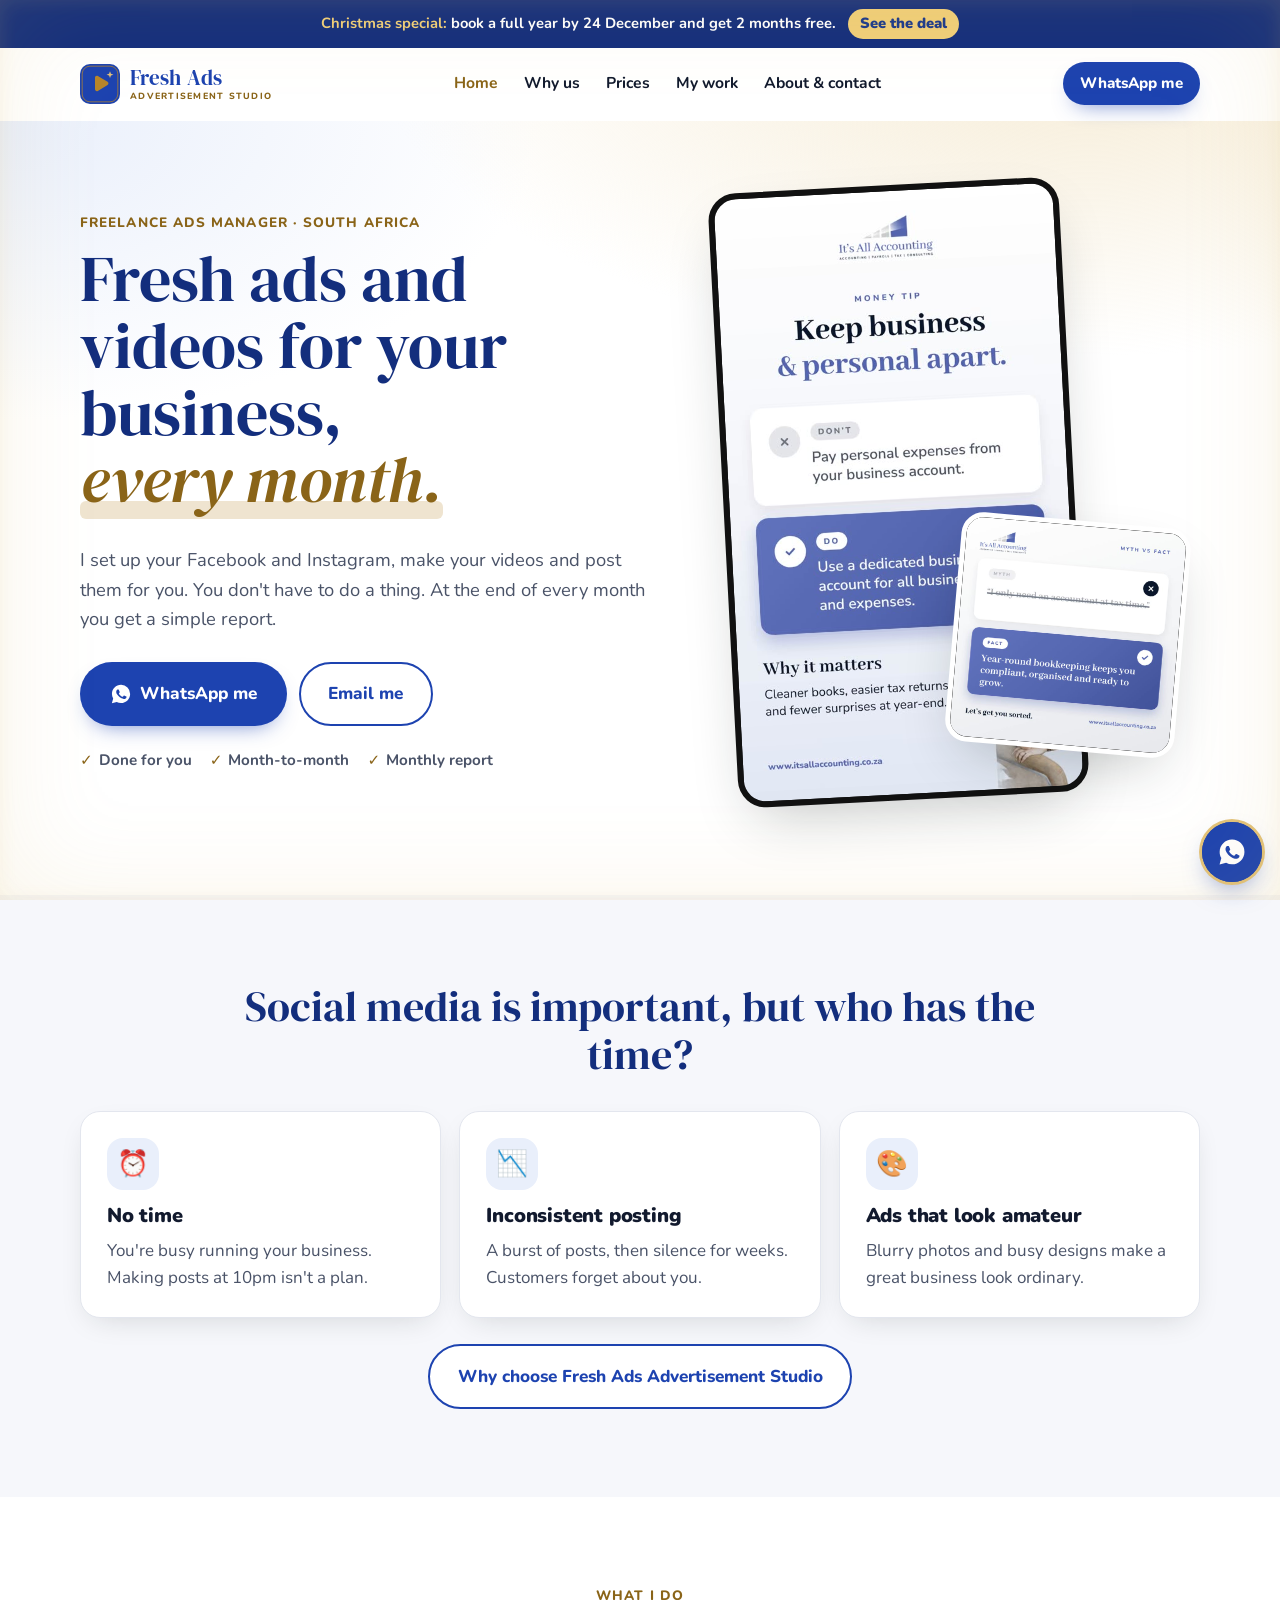
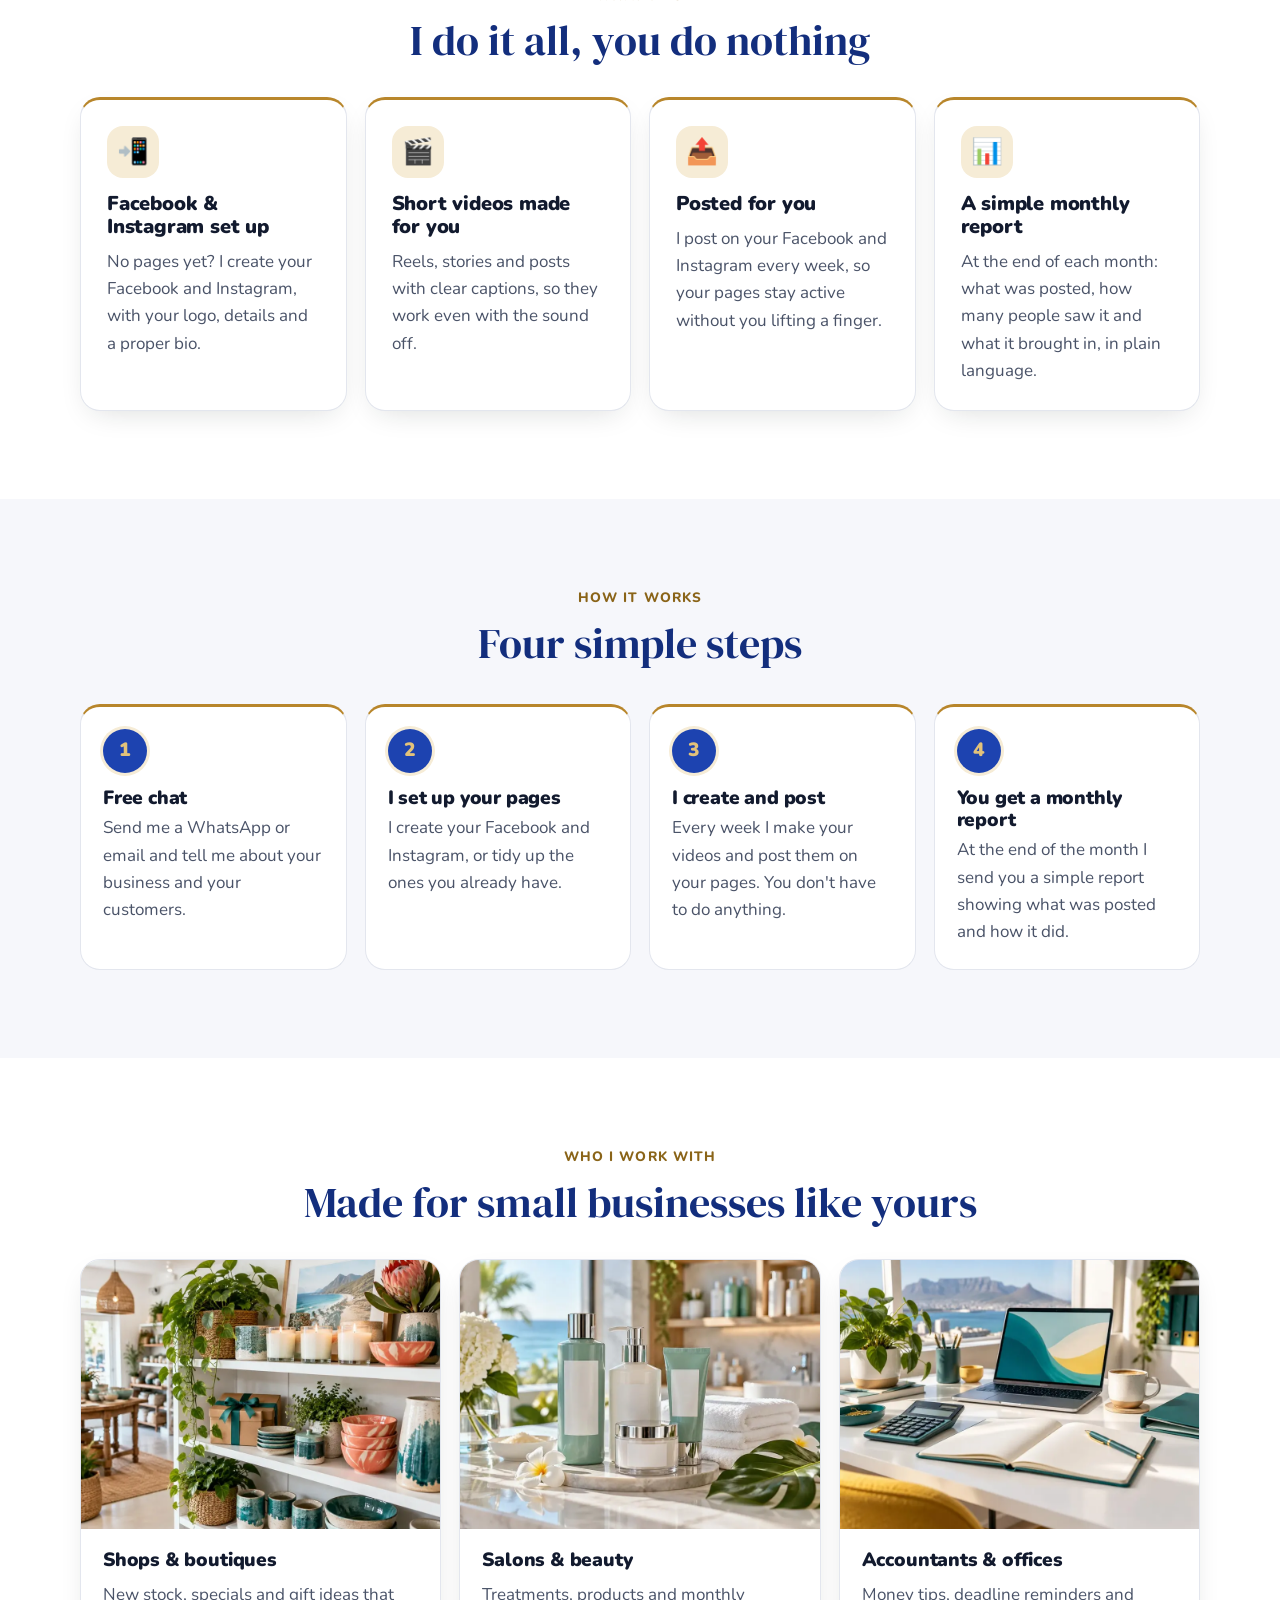
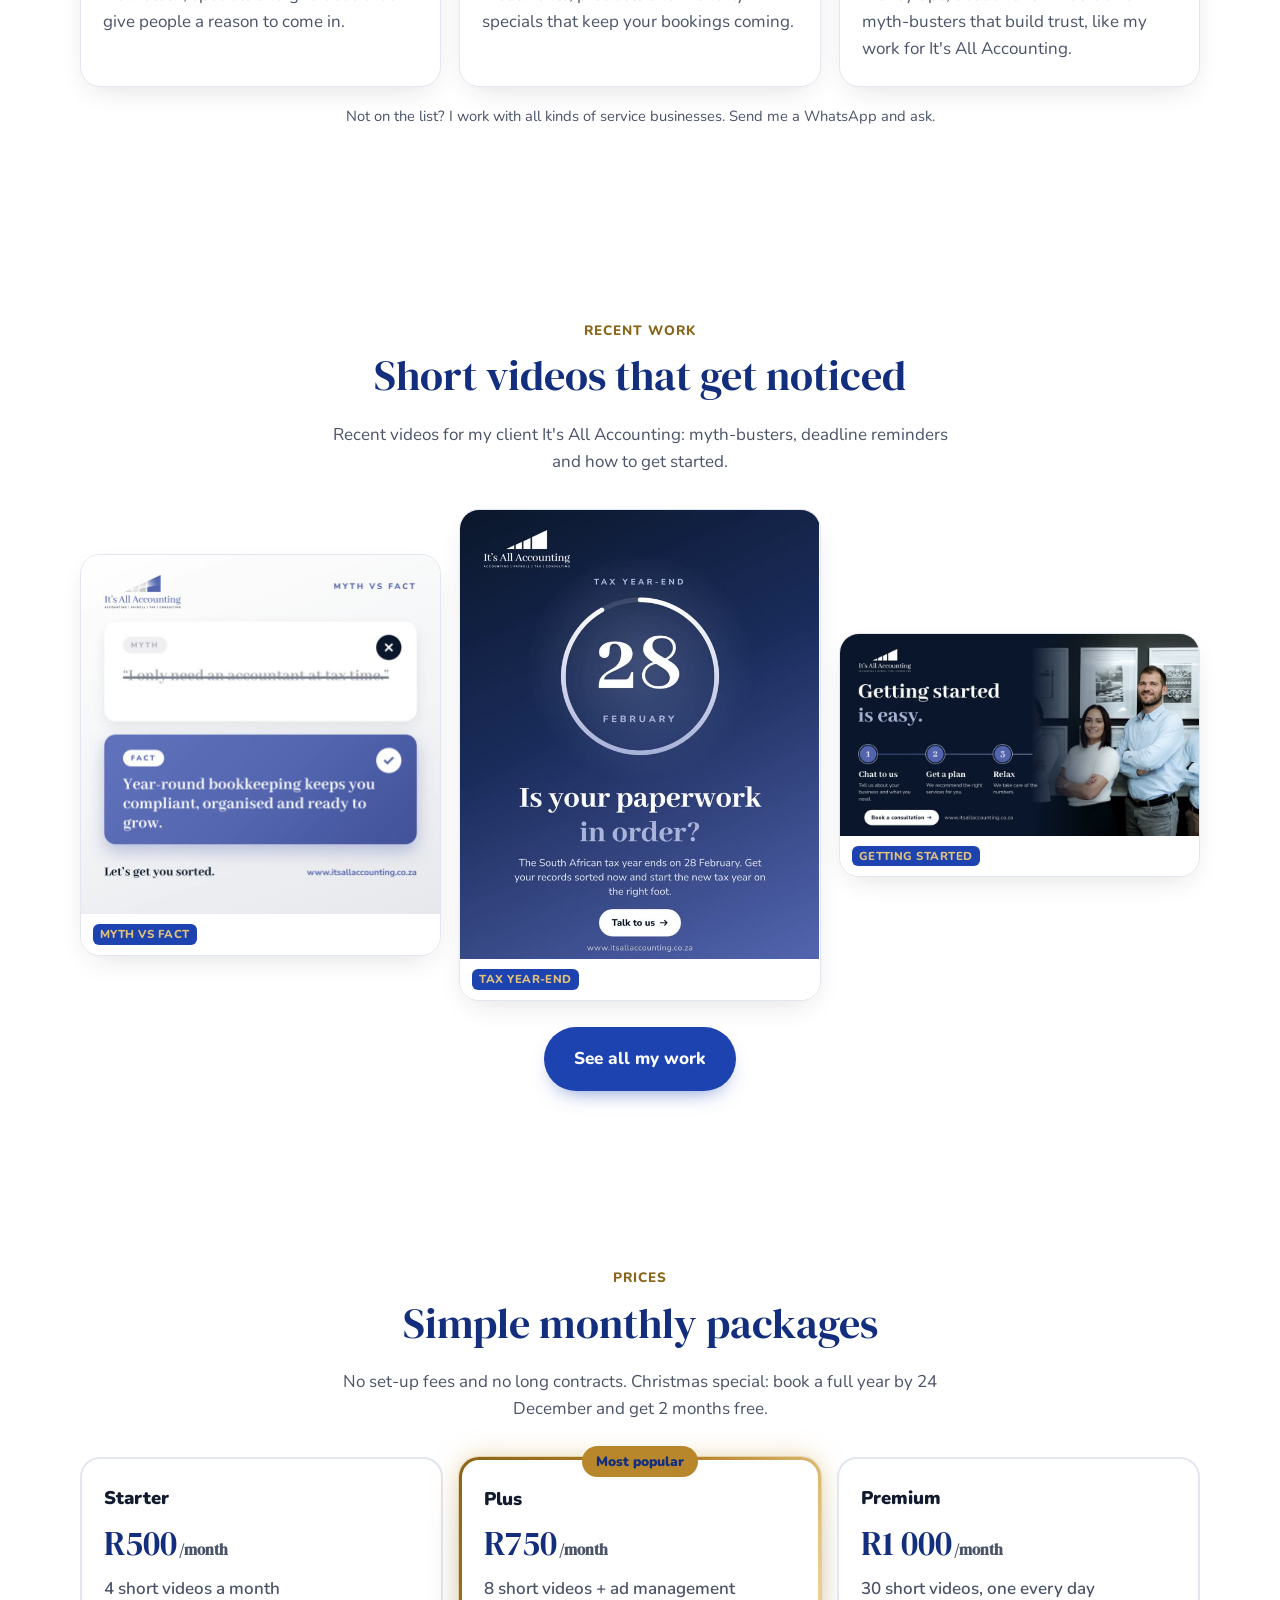
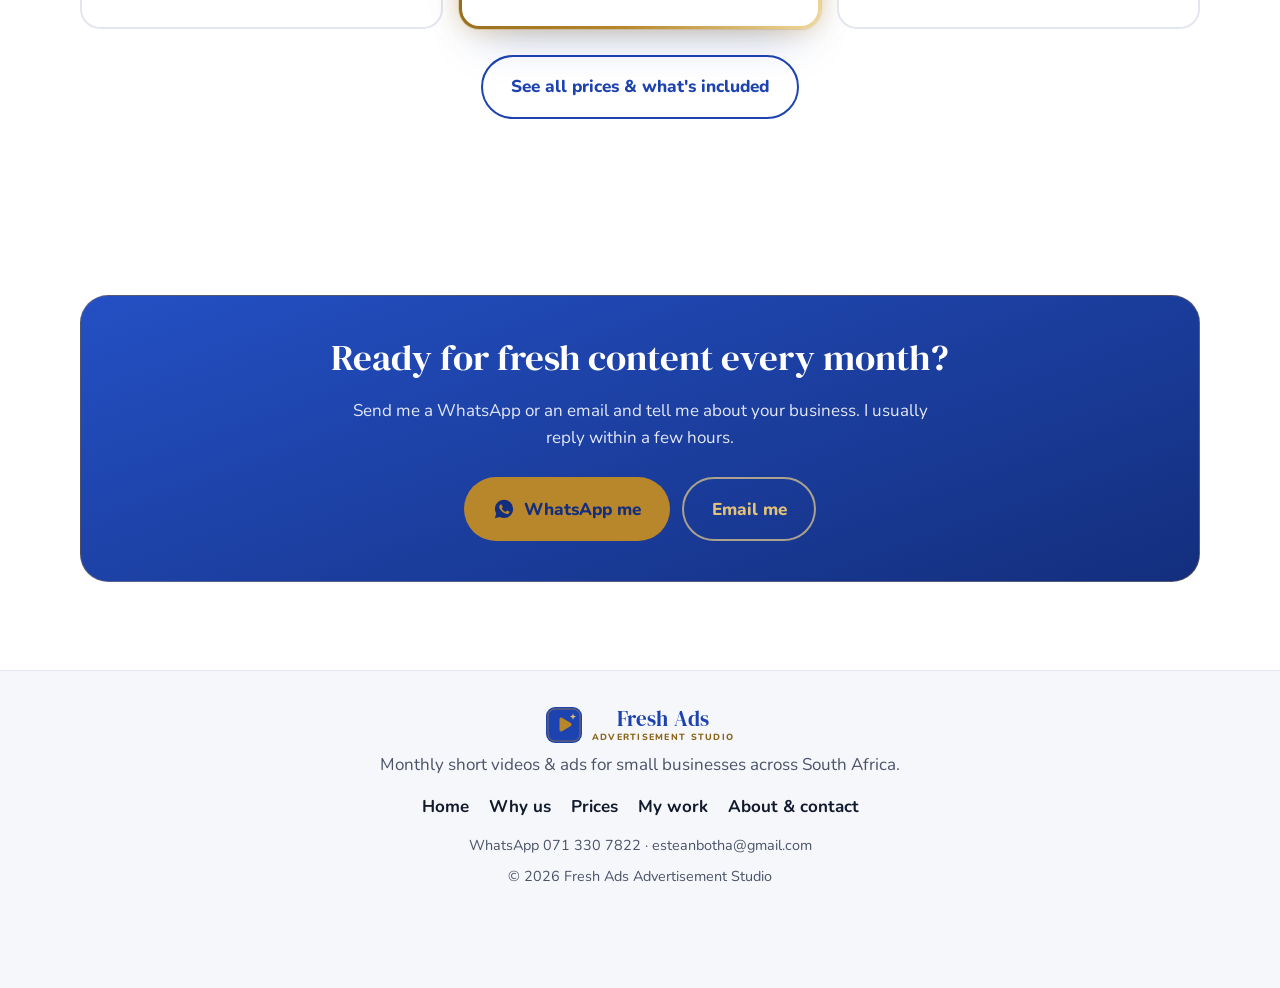
<file: index.html>
<!doctype html>
<html lang="en">
<head>
  <meta charset="utf-8">
  <meta name="viewport" content="width=device-width, initial-scale=1">
  <title>Fresh Ads Advertisement Studio | Monthly Ads &amp; Video Content for Small Businesses in South Africa</title>
  <meta name="description" content="Fresh Ads Advertisement Studio creates professional short-form videos and social media ads for small businesses across South Africa, every month. From R500 a month. No agency, no long contracts.">
  <meta name="theme-color" content="#1d43b0">
  <link rel="icon" href="assets/favicon.svg" type="image/svg+xml">

  <meta property="og:type" content="website">
  <meta property="og:title" content="Fresh Ads Advertisement Studio | Monthly Ads &amp; Video Content for Small Businesses">
  <meta property="og:description" content="Fresh, professional ads and short videos for your business, every month.">
  <meta property="og:image" content="assets/videos/its-all-accounting-showreel.jpg">
  <meta property="og:locale" content="en_ZA">

  <link rel="preconnect" href="https://fonts.googleapis.com">
  <link rel="preconnect" href="https://fonts.gstatic.com" crossorigin>
  <link rel="stylesheet" href="https://fonts.googleapis.com/css2?family=DM+Serif+Display:ital@0;1&family=Nunito:wght@400;600;700;800;900&display=swap">
  <link rel="stylesheet" href="styles.css">

  <script type="application/ld+json">
  {
    "@context": "https://schema.org",
    "@type": "ProfessionalService",
    "name": "Fresh Ads Advertisement Studio",
    "description": "Monthly social media ads and short promo videos for small businesses.",
    "email": "esteanbotha@gmail.com",
    "telephone": "+27713307822",
    "areaServed": "South Africa",
    "address": { "@type": "PostalAddress", "addressCountry": "ZA" },
    "priceRange": "R500 - R1000",
    "knowsLanguage": ["en"]
  }
  </script>
</head>
<body>
  <a class="skip-link" href="#main">Skip to content</a>
  <div class="promo-bar" data-until="2026-12-25">
    <span><b>Christmas special:</b> book a full year by 24 December and get 2 months free.</span>
    <a href="prices.html?billing=yearly#xmas-deal">See the deal</a>
  </div>

  <!-- ============ HEADER ============ -->
  <header class="site-header">
    <div class="container header-inner">
      <a href="index.html" class="brand" aria-label="Fresh Ads Advertisement Studio home">
        <img src="assets/favicon.svg" alt="" width="40" height="40">
        <span class="wordmark"><span class="wm-main">Fresh Ads</span><span class="wm-sub">Advertisement Studio</span></span>
      </a>
      <nav class="main-nav" aria-label="Main">
        <a href="index.html" aria-current="page">Home</a>
        <a href="why.html">Why us</a>
        <a href="prices.html">Prices</a>
        <a href="work.html">My work</a>
        <a href="contact.html">About &amp; contact</a>
      </nav>
      <div class="header-actions">
        <a href="https://wa.me/27713307822" class="btn btn-primary btn-sm header-cta js-wa" target="_blank" rel="noopener">WhatsApp me</a>
      </div>
    </div>
    <nav class="mobile-nav" aria-label="Pages">
      <a href="index.html" aria-current="page">Home</a>
      <a href="why.html">Why</a>
      <a href="prices.html">Prices</a>
      <a href="work.html">Work</a>
      <a href="contact.html">Contact</a>
    </nav>
  </header>

  <main id="main">
    <!-- ============ 1. HERO ============ -->
    <section class="hero" id="top">
      <div class="container hero-grid">
        <div class="hero-copy">
          <p class="eyebrow">Freelance ads manager · South Africa</p>
          <h1>Fresh ads and videos for your business, <span class="hl">every month.</span></h1>
          <p class="lead">I set up your Facebook and Instagram, make your videos and post them for you. You don't have to do a thing. At the end of every month you get a simple report.</p>
          <div class="hero-buttons">
            <a href="https://wa.me/27713307822" class="btn btn-primary btn-lg js-wa" target="_blank" rel="noopener">
              <svg aria-hidden="true" viewBox="0 0 24 24" width="22" height="22"><use href="#icon-wa"/></svg>
              <span>WhatsApp me</span>
            </a>
            <a href="mailto:esteanbotha@gmail.com" class="btn btn-outline btn-lg js-email">Email me</a>
          </div>
          <ul class="hero-points">
            <li>Done for you</li>
            <li>Month-to-month</li>
            <li>Monthly report</li>
          </ul>
        </div>
        <div class="hero-media" aria-hidden="false">
          <figure class="phone phone-main">
            <video src="assets/videos/iaa-keep-it-separate.mp4" poster="assets/videos/iaa-keep-it-separate.jpg" muted loop playsinline autoplay preload="metadata" data-autoplay width="540" height="960" aria-label="Money tip video made for It's All Accounting: Keep business and personal apart, with a don't and a do, and why it matters"></video>
          </figure>
          <figure class="phone phone-side">
            <img src="assets/videos/iaa-myth-vs-fact.jpg" alt="Square myth vs fact post for It's All Accounting: year-round bookkeeping keeps you compliant, organised and ready to grow" width="720" height="720">
          </figure>
        </div>
      </div>
    </section>

    <!-- ============ 2. PROBLEM ============ -->
    <section class="section problem" aria-labelledby="problem-title">
      <div class="container">
        <h2 id="problem-title" class="section-title">Social media is important, but who has the time?</h2>
        <div class="cards-3">
          <article class="card problem-card">
            <span class="icon-badge" aria-hidden="true">⏰</span>
            <h3>No time</h3>
            <p>You're busy running your business. Making posts at 10pm isn't a plan.</p>
          </article>
          <article class="card problem-card">
            <span class="icon-badge" aria-hidden="true">📉</span>
            <h3>Inconsistent posting</h3>
            <p>A burst of posts, then silence for weeks. Customers forget about you.</p>
          </article>
          <article class="card problem-card">
            <span class="icon-badge" aria-hidden="true">🎨</span>
            <h3>Ads that look amateur</h3>
            <p>Blurry photos and busy designs make a great business look ordinary.</p>
          </article>
        </div>
        <div class="center-actions">
          <a href="why.html" class="btn btn-outline btn-lg">Why choose Fresh Ads Advertisement Studio</a>
        </div>
      </div>
    </section>

    <!-- ============ 3. SERVICES ============ -->
    <section class="section services" id="services" aria-labelledby="services-title">
      <div class="container">
        <p class="eyebrow center">What I do</p>
        <h2 id="services-title" class="section-title">I do it all, you do nothing</h2>
        <div class="cards-4">
          <article class="card service-card">
            <span class="icon-badge" aria-hidden="true">📲</span>
            <h3>Facebook &amp; Instagram set up</h3>
            <p>No pages yet? I create your Facebook and Instagram, with your logo, details and a proper bio.</p>
          </article>
          <article class="card service-card">
            <span class="icon-badge" aria-hidden="true">🎬</span>
            <h3>Short videos made for you</h3>
            <p>Reels, stories and posts with clear captions, so they work even with the sound off.</p>
          </article>
          <article class="card service-card">
            <span class="icon-badge" aria-hidden="true">📤</span>
            <h3>Posted for you</h3>
            <p>I post on your Facebook and Instagram every week, so your pages stay active without you lifting a finger.</p>
          </article>
          <article class="card service-card">
            <span class="icon-badge" aria-hidden="true">📊</span>
            <h3>A simple monthly report</h3>
            <p>At the end of each month: what was posted, how many people saw it and what it brought in, in plain language.</p>
          </article>
        </div>
      </div>
    </section>

    <!-- ============ 4. HOW IT WORKS ============ -->
    <section class="section how" id="how" aria-labelledby="how-title">
      <div class="container">
        <p class="eyebrow center">How it works</p>
        <h2 id="how-title" class="section-title">Four simple steps</h2>
        <ol class="steps">
          <li class="step">
            <span class="step-num">1</span>
            <h3>Free chat</h3>
            <p>Send me a WhatsApp or email and tell me about your business and your customers.</p>
          </li>
          <li class="step">
            <span class="step-num">2</span>
            <h3>I set up your pages</h3>
            <p>I create your Facebook and Instagram, or tidy up the ones you already have.</p>
          </li>
          <li class="step">
            <span class="step-num">3</span>
            <h3>I create and post</h3>
            <p>Every week I make your videos and post them on your pages. You don't have to do anything.</p>
          </li>
          <li class="step">
            <span class="step-num">4</span>
            <h3>You get a monthly report</h3>
            <p>At the end of the month I send you a simple report showing what was posted and how it did.</p>
          </li>
        </ol>
      </div>
    </section>

    <!-- ============ WHO I WORK WITH ============ -->
    <section class="section" aria-labelledby="who-title">
      <div class="container">
        <p class="eyebrow center">Who I work with</p>
        <h2 id="who-title" class="section-title">Made for small businesses like yours</h2>
        <div class="who-grid">
          <article class="who-card">
            <img src="assets/photos/shops.webp" alt="Bright gift shop shelves with handmade ceramic bowls and mugs, candles, plants and a wrapped gift box" width="900" height="684" loading="lazy">
            <div class="who-body">
              <h3>Shops &amp; boutiques</h3>
              <p>New stock, specials and gift ideas that give people a reason to come in.</p>
            </div>
          </article>
          <article class="who-card">
            <img src="assets/photos/salons.webp" alt="Skincare bottles, a pump dispenser, a tube and a jar of cream on a marble counter with white towels and flowers" width="900" height="684" loading="lazy">
            <div class="who-body">
              <h3>Salons &amp; beauty</h3>
              <p>Treatments, products and monthly specials that keep your bookings coming.</p>
            </div>
          </article>
          <article class="who-card">
            <img src="assets/photos/accountants.webp" alt="Tidy office desk with a laptop, calculator, open notebook and coffee, with Table Mountain through the window" width="900" height="684" loading="lazy">
            <div class="who-body">
              <h3>Accountants &amp; offices</h3>
              <p>Money tips, deadline reminders and myth-busters that build trust, like my work for It's All Accounting.</p>
            </div>
          </article>
        </div>
        <p class="note">Not on the list? I work with all kinds of service businesses. Send me a WhatsApp and ask.</p>
      </div>
    </section>

    <!-- ============ RECENT WORK (teaser; full portfolio on work.html) ============ -->
    <section class="section work" id="work" aria-labelledby="work-title">
      <div class="container">
        <p class="eyebrow center">Recent work</p>
        <h2 id="work-title" class="section-title">Short videos that get noticed</h2>
        <p class="section-sub">Recent videos for my client It's All Accounting: myth-busters, deadline reminders and how to get started.</p>
        <div class="video-masonry teaser">
          <figure class="vid" style="--ar: 1 / 1">
            <video src="assets/videos/iaa-myth-vs-fact.mp4" poster="assets/videos/iaa-myth-vs-fact.jpg" muted loop playsinline preload="none" data-autoplay aria-label="Square myth vs fact post for It's All Accounting: the myth 'I only need an accountant at tax time' is crossed out and replaced by the fact that year-round bookkeeping keeps you compliant, organised and ready to grow"></video>
            <figcaption><span class="tag client">Myth vs fact</span></figcaption>
          </figure>
          <figure class="vid" style="--ar: 4 / 5">
            <video src="assets/videos/iaa-tax-year-end.mp4" poster="assets/videos/iaa-tax-year-end.jpg" muted loop playsinline preload="none" data-autoplay aria-label="Portrait tax year-end post for It's All Accounting: a countdown circle showing 28 February and the question Is your paperwork in order?"></video>
            <figcaption><span class="tag client">Tax year-end</span></figcaption>
          </figure>
          <figure class="vid" style="--ar: 16 / 9">
            <video src="assets/videos/iaa-getting-started.mp4" poster="assets/videos/iaa-getting-started.jpg" muted loop playsinline preload="none" data-autoplay aria-label="Widescreen video for It's All Accounting: Getting started is easy, three steps (chat to us, get a plan, relax) next to a photo of two team members"></video>
            <figcaption><span class="tag client">Getting started</span></figcaption>
          </figure>
        </div>
        <div class="center-actions">
          <a href="work.html" class="btn btn-primary btn-lg">See all my work</a>
        </div>
      </div>
    </section>



    <!-- ============ PRICES PREVIEW (full details on prices.html) ============ -->
    <section class="section" aria-labelledby="prices-title">
      <div class="container">
        <p class="eyebrow center">Prices</p>
        <h2 id="prices-title" class="section-title">Simple monthly packages</h2>
        <p class="section-sub">No set-up fees and no long contracts.<span data-until="2026-12-25"> Christmas special: book a full year by 24 December and get 2 months free.</span></p>
        <div class="mini-prices">
          <a class="mini-price" href="prices.html#packages">
            <span class="mini-name">Starter</span>
            <span class="mini-amount">R500<small>/month</small></span>
            <span class="mini-what">4 short videos a month</span>
          </a>
          <a class="mini-price featured" href="prices.html#packages">
            <span class="badge">Most popular</span>
            <span class="mini-name">Plus</span>
            <span class="mini-amount">R750<small>/month</small></span>
            <span class="mini-what">8 short videos + ad management</span>
          </a>
          <a class="mini-price" href="prices.html#packages">
            <span class="mini-name">Premium</span>
            <span class="mini-amount">R1 000<small>/month</small></span>
            <span class="mini-what">30 short videos, one every day</span>
          </a>
        </div>
        <div class="center-actions">
          <a href="prices.html" class="btn btn-outline btn-lg">See all prices &amp; what's included</a>
        </div>
      </div>
    </section>

    <section class="section" aria-labelledby="cta-title">
      <div class="container">
        <div class="cta-band">
          <h2 id="cta-title">Ready for fresh content every month?</h2>
          <p>Send me a WhatsApp or an email and tell me about your business. I usually reply within a few hours.</p>
          <div class="center-actions">
            <a href="https://wa.me/27713307822" class="btn btn-light btn-lg js-wa" target="_blank" rel="noopener">
              <svg aria-hidden="true" viewBox="0 0 24 24" width="22" height="22"><use href="#icon-wa"/></svg>
              <span>WhatsApp me</span>
            </a>
            <a href="mailto:esteanbotha@gmail.com" class="btn btn-ghost btn-lg js-email">Email me</a>
          </div>
        </div>
      </div>
    </section>

  </main>

  <!-- ============ FOOTER ============ -->
  <footer class="site-footer">
    <div class="container footer-inner">
      <a href="index.html" class="brand">
        <img src="assets/favicon.svg" alt="" width="36" height="36">
        <span class="wordmark"><span class="wm-main">Fresh Ads</span><span class="wm-sub">Advertisement Studio</span></span>
      </a>
      <p>Monthly short videos &amp; ads for small businesses across South Africa.</p>
      <nav class="footer-nav" aria-label="Footer">
        <a href="index.html">Home</a>
        <a href="why.html">Why us</a>
        <a href="prices.html">Prices</a>
        <a href="work.html">My work</a>
        <a href="contact.html">About &amp; contact</a>
      </nav>
      <p class="small">WhatsApp <span class="js-phone">071 330 7822</span> · <span class="js-email-text">esteanbotha@gmail.com</span></p>
      <p class="small">© <span id="year">2026</span> Fresh Ads Advertisement Studio</p>
    </div>
  </footer>

  <!-- Sticky WhatsApp button -->
  <a href="https://wa.me/27713307822" class="wa-float js-wa" target="_blank" rel="noopener" aria-label="Chat on WhatsApp">
    <svg aria-hidden="true" viewBox="0 0 24 24" width="30" height="30"><use href="#icon-wa"/></svg>
  </a>

  <!-- SVG sprite -->
  <svg width="0" height="0" style="position:absolute" aria-hidden="true">
    <symbol id="icon-wa" viewBox="0 0 24 24">
      <path fill="currentColor" d="M12.04 2C6.58 2 2.13 6.45 2.13 11.91c0 1.75.46 3.45 1.32 4.95L2.05 22l5.25-1.38a9.9 9.9 0 0 0 4.74 1.2h.01c5.46 0 9.91-4.45 9.91-9.91A9.85 9.85 0 0 0 12.04 2Zm5.8 14.06c-.24.68-1.42 1.32-1.96 1.37-.5.05-.97.24-3.28-.68-2.78-1.1-4.54-3.94-4.67-4.13-.14-.18-1.12-1.49-1.12-2.84 0-1.35.71-2.01.96-2.29.25-.27.55-.34.73-.34l.53.01c.17.01.4-.06.62.48.24.55.8 1.92.87 2.06.07.14.11.3.02.48-.09.18-.14.3-.27.46-.14.16-.29.36-.41.48-.14.14-.28.29-.12.56.16.28.71 1.17 1.53 1.9 1.05.93 1.93 1.22 2.21 1.36.27.14.43.11.59-.07.16-.18.69-.8.87-1.08.18-.27.37-.23.62-.14.25.09 1.6.75 1.87.89.28.14.46.2.53.32.07.11.07.66-.17 1.33Z"/>
    </symbol>
  </svg>

  <script src="script.js" defer></script>
</body>
</html>
</file>
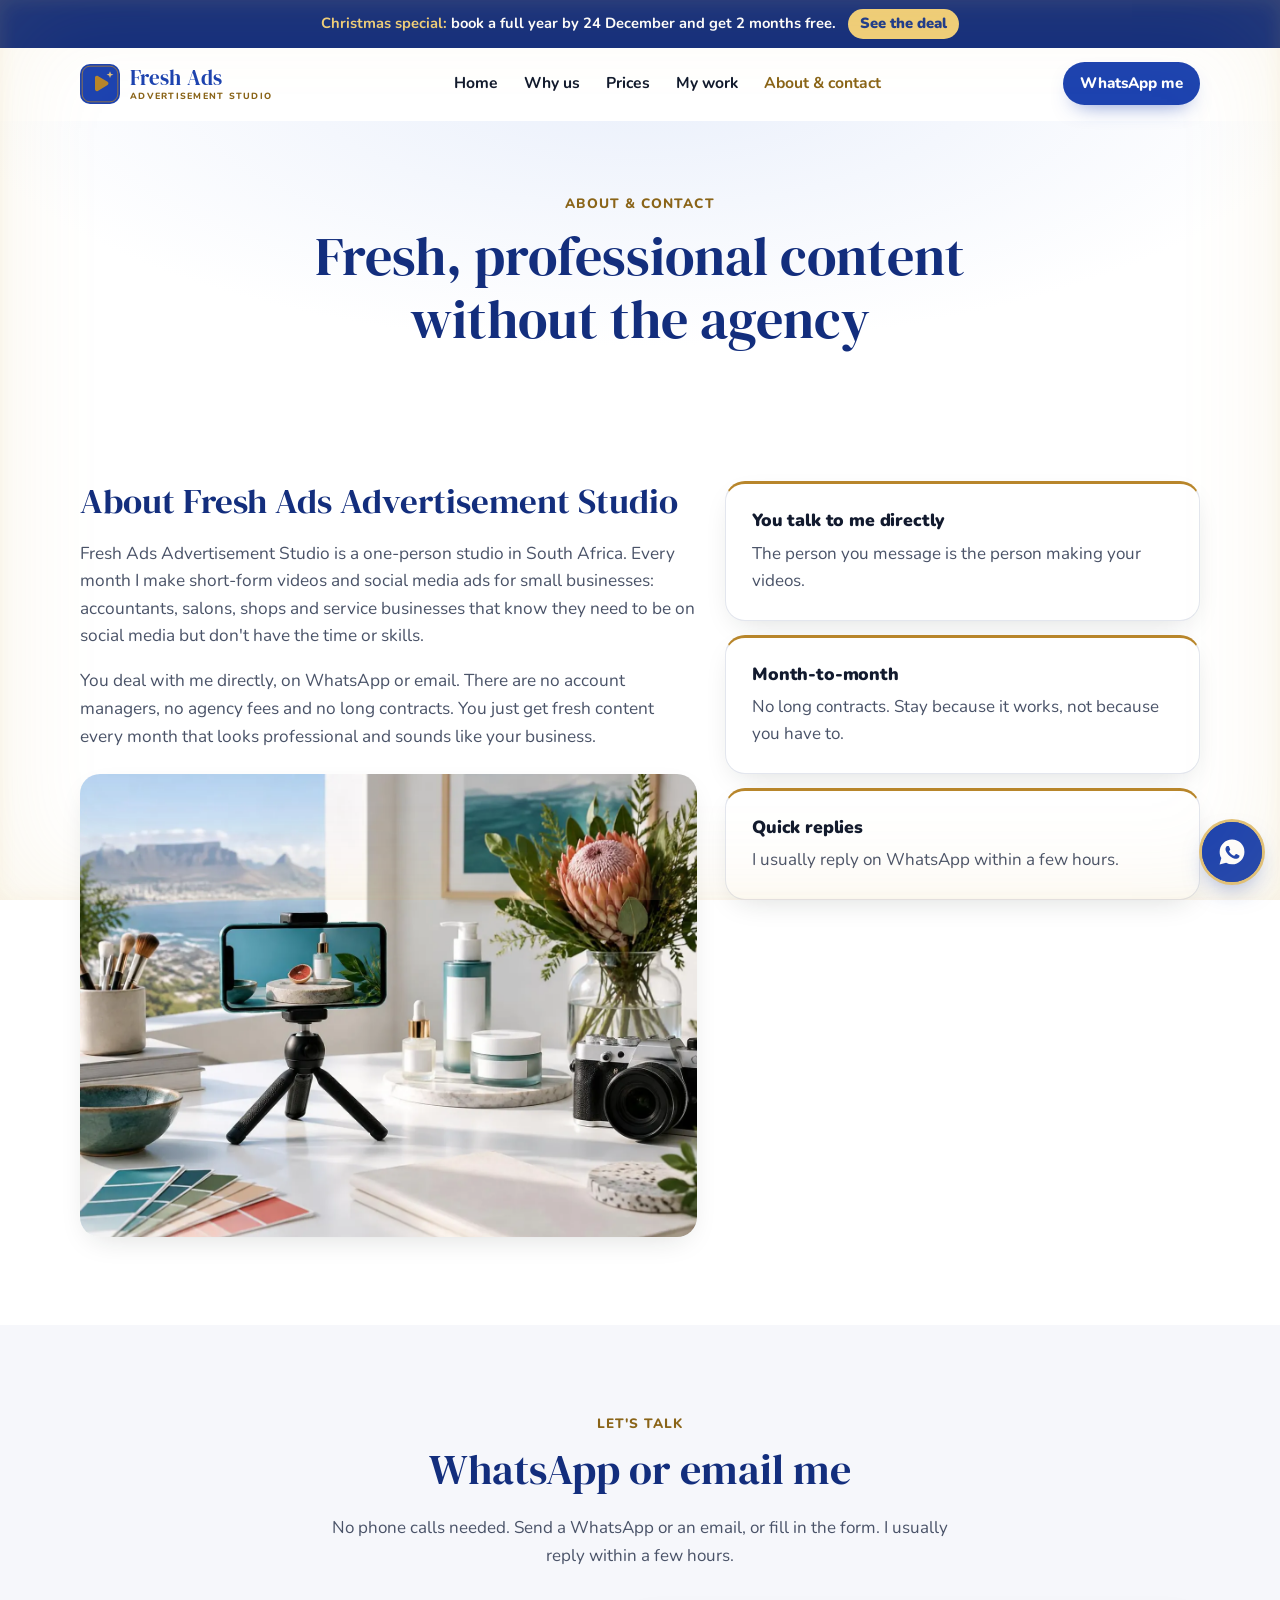
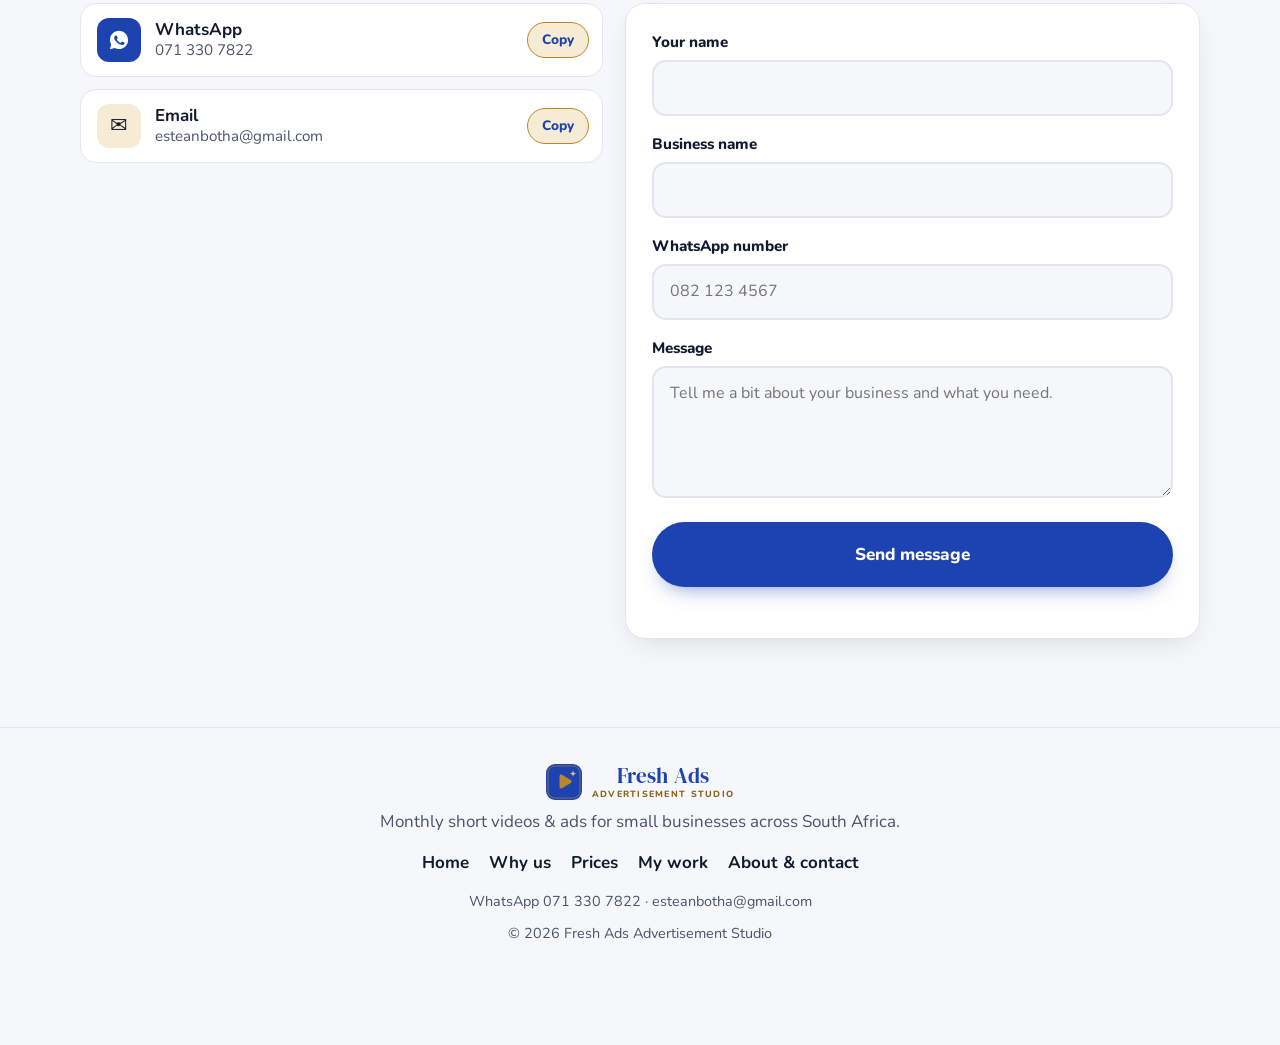
<file: contact.html>
<!doctype html>
<html lang="en">
<head>
  <meta charset="utf-8">
  <meta name="viewport" content="width=device-width, initial-scale=1">
  <title>About &amp; Contact | Fresh Ads Advertisement Studio</title>
  <meta name="description" content="About Fresh Ads Advertisement Studio, a one-person studio making short-form videos and social media ads for small businesses in South Africa. Contact me on WhatsApp 071 330 7822 or by email.">
  <meta name="theme-color" content="#1d43b0">
  <link rel="icon" href="assets/favicon.svg" type="image/svg+xml">

  <meta property="og:type" content="website">
  <meta property="og:title" content="Fresh Ads Advertisement Studio | Monthly Ads &amp; Video Content for Small Businesses">
  <meta property="og:description" content="Fresh, professional ads and short videos for your business, every month.">
  <meta property="og:image" content="assets/videos/its-all-accounting-showreel.jpg">
  <meta property="og:locale" content="en_ZA">

  <link rel="preconnect" href="https://fonts.googleapis.com">
  <link rel="preconnect" href="https://fonts.gstatic.com" crossorigin>
  <link rel="stylesheet" href="https://fonts.googleapis.com/css2?family=DM+Serif+Display:ital@0;1&family=Nunito:wght@400;600;700;800;900&display=swap">
  <link rel="stylesheet" href="styles.css">
</head>
<body>
  <a class="skip-link" href="#main">Skip to content</a>
  <div class="promo-bar" data-until="2026-12-25">
    <span><b>Christmas special:</b> book a full year by 24 December and get 2 months free.</span>
    <a href="prices.html?billing=yearly#xmas-deal">See the deal</a>
  </div>

  <!-- ============ HEADER ============ -->
  <header class="site-header">
    <div class="container header-inner">
      <a href="index.html" class="brand" aria-label="Fresh Ads Advertisement Studio home">
        <img src="assets/favicon.svg" alt="" width="40" height="40">
        <span class="wordmark"><span class="wm-main">Fresh Ads</span><span class="wm-sub">Advertisement Studio</span></span>
      </a>
      <nav class="main-nav" aria-label="Main">
        <a href="index.html">Home</a>
        <a href="why.html">Why us</a>
        <a href="prices.html">Prices</a>
        <a href="work.html">My work</a>
        <a href="contact.html" aria-current="page">About &amp; contact</a>
      </nav>
      <div class="header-actions">
        <a href="https://wa.me/27713307822" class="btn btn-primary btn-sm header-cta js-wa" target="_blank" rel="noopener">WhatsApp me</a>
      </div>
    </div>
    <nav class="mobile-nav" aria-label="Pages">
      <a href="index.html">Home</a>
      <a href="why.html">Why</a>
      <a href="prices.html">Prices</a>
      <a href="work.html">Work</a>
      <a href="contact.html" aria-current="page">Contact</a>
    </nav>
  </header>

  <main id="main">
    <section class="page-hero">
      <div class="container">
        <p class="eyebrow">About &amp; contact</p>
        <h1>Fresh, professional content without the agency</h1>
      </div>
    </section>

    <!-- ============ ABOUT ============
         Tip: a friendly photo of yourself would build even more trust. -->
    <section class="section about" id="about" aria-labelledby="about-title">
      <div class="container about-grid">
        <div class="about-copy">
          <h2 id="about-title">About Fresh Ads Advertisement Studio</h2>
          <p>Fresh Ads Advertisement Studio is a one-person studio in South Africa. Every month I make short-form videos and social media ads for small businesses: accountants, salons, shops and service businesses that know they need to be on social media but don't have the time or skills.</p>
          <p>You deal with me directly, on WhatsApp or email. There are no account managers, no agency fees and no long contracts. You just get fresh content every month that looks professional and sounds like your business.</p>
          <figure class="about-photo">
            <img src="assets/photos/studio-setup.webp" alt="Phone on a small tripod filming a skincare product on a styled table, with a camera, colour swatches, a protea and Table Mountain in the background" width="1400" height="1073" loading="lazy">
          </figure>
        </div>
        <ul class="about-points">
          <li class="card"><h3>You talk to me directly</h3><p>The person you message is the person making your videos.</p></li>
          <li class="card"><h3>Month-to-month</h3><p>No long contracts. Stay because it works, not because you have to.</p></li>
          <li class="card"><h3>Quick replies</h3><p>I usually reply on WhatsApp within a few hours.</p></li>
        </ul>
      </div>
    </section>

    <!-- ============ 9. CONTACT ============ -->
    <section class="section contact how" id="contact" aria-labelledby="contact-title">
      <div class="container">
        <p class="eyebrow center">Let's talk</p>
        <h2 id="contact-title" class="section-title">WhatsApp or email me</h2>
        <p class="section-sub">No phone calls needed. Send a WhatsApp or an email, or fill in the form. I usually reply within a few hours.</p>

        <div class="contact-grid">
          <ul class="contact-links">
              <li class="contact-row">
                <a href="https://wa.me/27713307822" class="js-wa" target="_blank" rel="noopener">
                  <span class="cl-icon wa" aria-hidden="true"><svg viewBox="0 0 24 24" width="22" height="22"><use href="#icon-wa"/></svg></span>
                  <span><b>WhatsApp</b><span class="js-phone">071 330 7822</span></span>
                </a>
                <button type="button" class="copy-btn" data-copy="phone" aria-label="Copy WhatsApp number">Copy</button>
              </li>
              <li class="contact-row">
                <a href="mailto:esteanbotha@gmail.com" class="js-email">
                  <span class="cl-icon" aria-hidden="true">✉️</span>
                  <span><b>Email</b><span class="js-email-text">esteanbotha@gmail.com</span></span>
                </a>
                <button type="button" class="copy-btn" data-copy="email" aria-label="Copy email address">Copy</button>
              </li>
            </ul>
            <form class="card contact-form" id="contact-form" novalidate>
              <div class="field">
                <label for="f-name">Your name</label>
                <input id="f-name" name="name" type="text" autocomplete="name" required>
              </div>
              <div class="field">
                <label for="f-business">Business name</label>
                <input id="f-business" name="business" type="text" autocomplete="organization" required>
              </div>
              <div class="field">
                <label for="f-phone">WhatsApp number</label>
                <input id="f-phone" name="phone" type="tel" autocomplete="tel" inputmode="tel" placeholder="082 123 4567" required>
              </div>
              <div class="field">
                <label for="f-message">Message</label>
                <textarea id="f-message" name="message" rows="4" placeholder="Tell me a bit about your business and what you need."></textarea>
              </div>
              <button type="submit" class="btn btn-primary btn-block btn-lg">Send message</button>
              <p class="form-status" id="form-status" role="status" aria-live="polite"></p>
            </form>
        </div>
      </div>
    </section>
  </main>

  <!-- ============ FOOTER ============ -->
  <footer class="site-footer">
    <div class="container footer-inner">
      <a href="index.html" class="brand">
        <img src="assets/favicon.svg" alt="" width="36" height="36">
        <span class="wordmark"><span class="wm-main">Fresh Ads</span><span class="wm-sub">Advertisement Studio</span></span>
      </a>
      <p>Monthly short videos &amp; ads for small businesses across South Africa.</p>
      <nav class="footer-nav" aria-label="Footer">
        <a href="index.html">Home</a>
        <a href="why.html">Why us</a>
        <a href="prices.html">Prices</a>
        <a href="work.html">My work</a>
        <a href="contact.html">About &amp; contact</a>
      </nav>
      <p class="small">WhatsApp <span class="js-phone">071 330 7822</span> · <span class="js-email-text">esteanbotha@gmail.com</span></p>
      <p class="small">© <span id="year">2026</span> Fresh Ads Advertisement Studio</p>
    </div>
  </footer>

  <!-- Sticky WhatsApp button -->
  <a href="https://wa.me/27713307822" class="wa-float js-wa" target="_blank" rel="noopener" aria-label="Chat on WhatsApp">
    <svg aria-hidden="true" viewBox="0 0 24 24" width="30" height="30"><use href="#icon-wa"/></svg>
  </a>

  <!-- SVG sprite -->
  <svg width="0" height="0" style="position:absolute" aria-hidden="true">
    <symbol id="icon-wa" viewBox="0 0 24 24">
      <path fill="currentColor" d="M12.04 2C6.58 2 2.13 6.45 2.13 11.91c0 1.75.46 3.45 1.32 4.95L2.05 22l5.25-1.38a9.9 9.9 0 0 0 4.74 1.2h.01c5.46 0 9.91-4.45 9.91-9.91A9.85 9.85 0 0 0 12.04 2Zm5.8 14.06c-.24.68-1.42 1.32-1.96 1.37-.5.05-.97.24-3.28-.68-2.78-1.1-4.54-3.94-4.67-4.13-.14-.18-1.12-1.49-1.12-2.84 0-1.35.71-2.01.96-2.29.25-.27.55-.34.73-.34l.53.01c.17.01.4-.06.62.48.24.55.8 1.92.87 2.06.07.14.11.3.02.48-.09.18-.14.3-.27.46-.14.16-.29.36-.41.48-.14.14-.28.29-.12.56.16.28.71 1.17 1.53 1.9 1.05.93 1.93 1.22 2.21 1.36.27.14.43.11.59-.07.16-.18.69-.8.87-1.08.18-.27.37-.23.62-.14.25.09 1.6.75 1.87.89.28.14.46.2.53.32.07.11.07.66-.17 1.33Z"/>
    </symbol>
  </svg>

  <script src="script.js" defer></script>
</body>
</html>
</file>
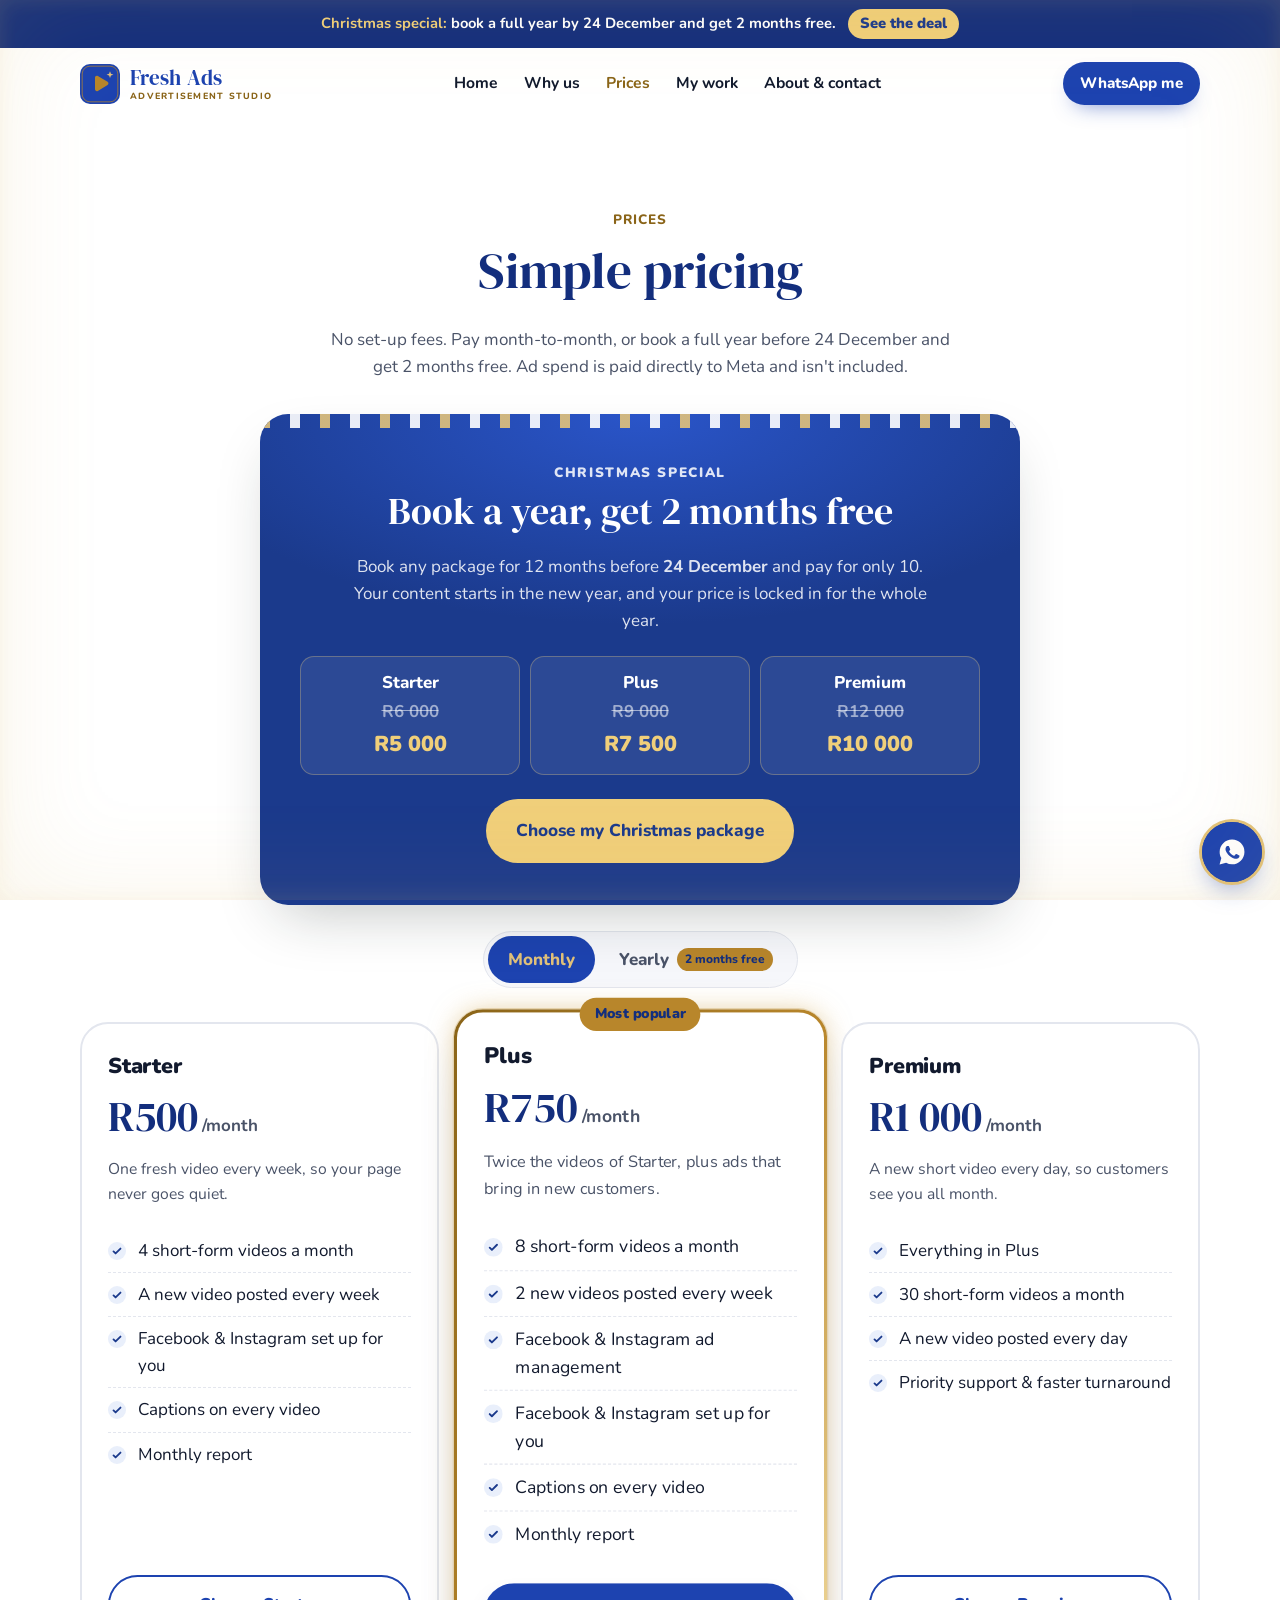
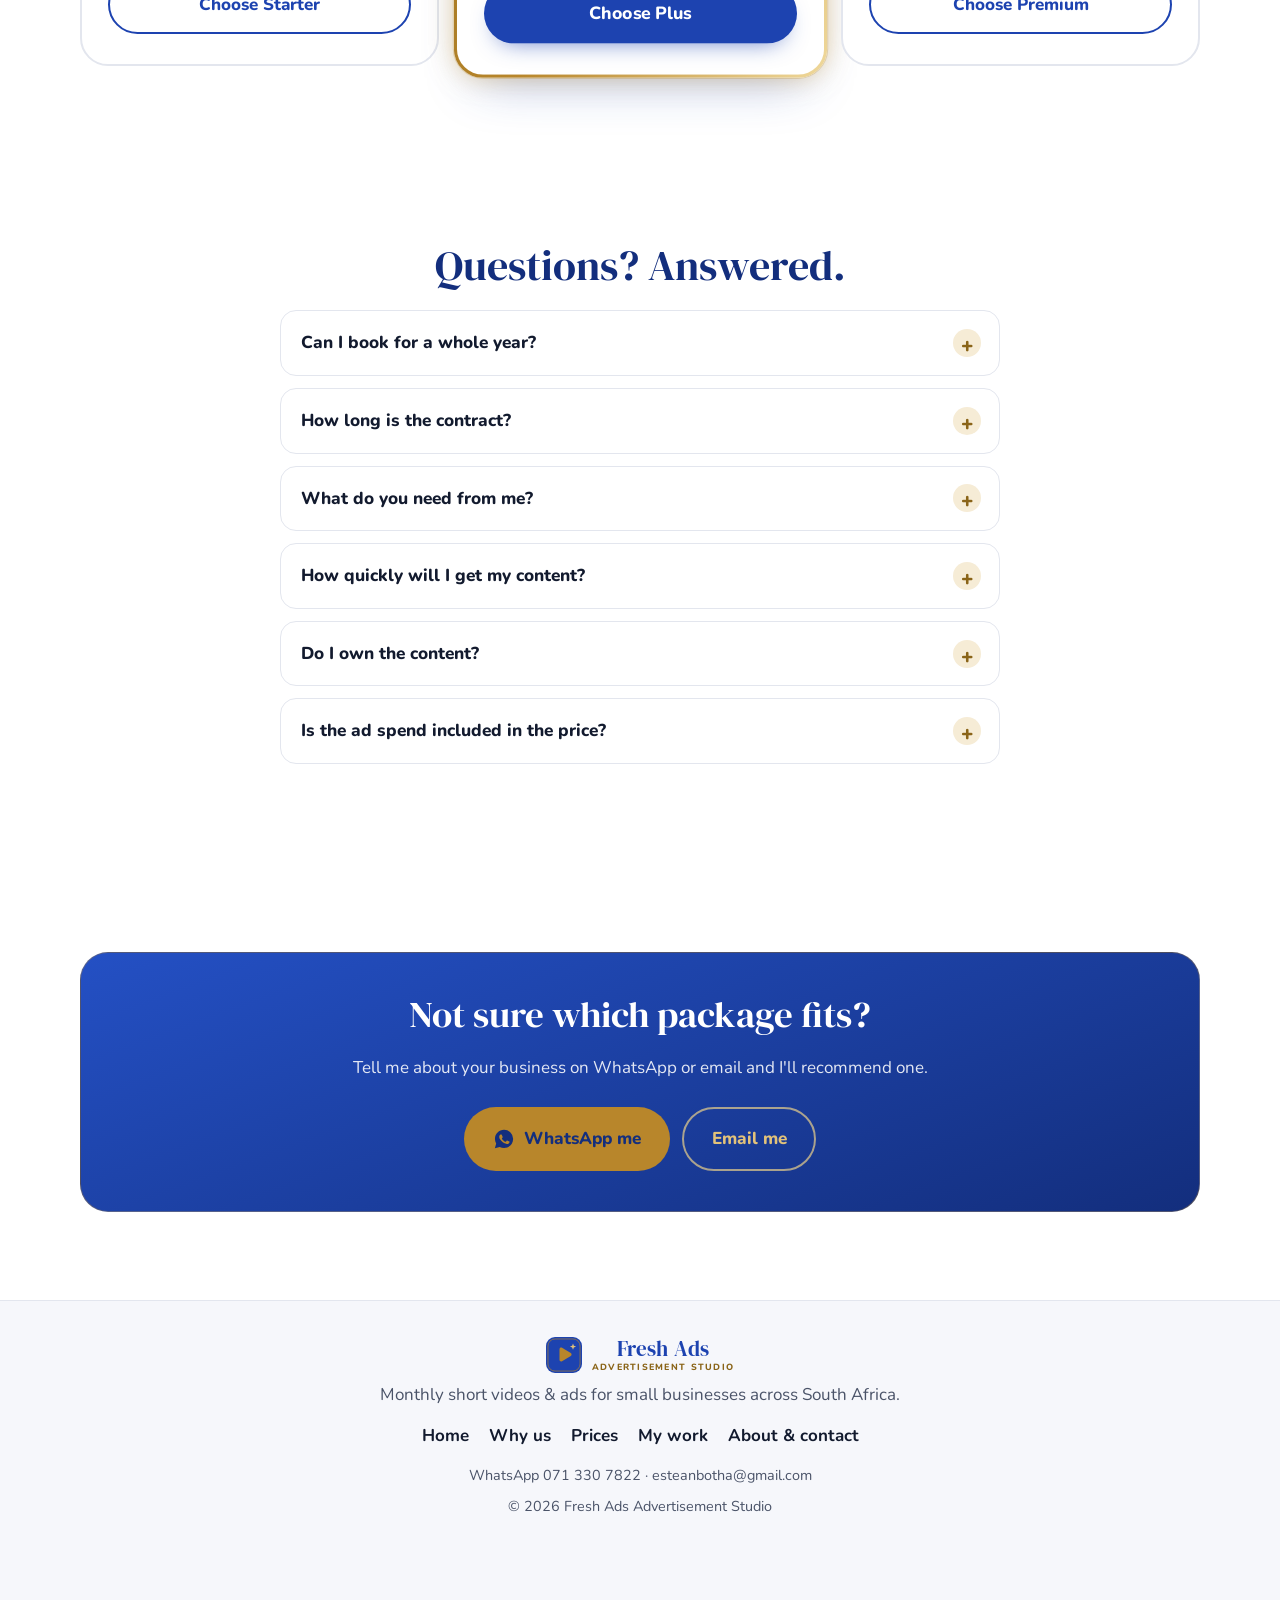
<file: prices.html>
<!doctype html>
<html lang="en">
<head>
  <meta charset="utf-8">
  <meta name="viewport" content="width=device-width, initial-scale=1">
  <title>Prices | Fresh Ads Advertisement Studio</title>
  <meta name="description" content="Fresh Ads Advertisement Studio packages: Starter R500, Plus R750 and Premium R1 000 a month for short-form videos and social media ads. No set-up fees, no long contracts.">
  <meta name="theme-color" content="#1d43b0">
  <link rel="icon" href="assets/favicon.svg" type="image/svg+xml">

  <meta property="og:type" content="website">
  <meta property="og:title" content="Fresh Ads Advertisement Studio | Monthly Ads &amp; Video Content for Small Businesses">
  <meta property="og:description" content="Fresh, professional ads and short videos for your business, every month.">
  <meta property="og:image" content="assets/videos/its-all-accounting-showreel.jpg">
  <meta property="og:locale" content="en_ZA">

  <link rel="preconnect" href="https://fonts.googleapis.com">
  <link rel="preconnect" href="https://fonts.gstatic.com" crossorigin>
  <link rel="stylesheet" href="https://fonts.googleapis.com/css2?family=DM+Serif+Display:ital@0;1&family=Nunito:wght@400;600;700;800;900&display=swap">
  <link rel="stylesheet" href="styles.css">
</head>
<body>
  <a class="skip-link" href="#main">Skip to content</a>
  <div class="promo-bar" data-until="2026-12-25">
    <span><b>Christmas special:</b> book a full year by 24 December and get 2 months free.</span>
    <a href="prices.html?billing=yearly#xmas-deal">See the deal</a>
  </div>

  <!-- ============ HEADER ============ -->
  <header class="site-header">
    <div class="container header-inner">
      <a href="index.html" class="brand" aria-label="Fresh Ads Advertisement Studio home">
        <img src="assets/favicon.svg" alt="" width="40" height="40">
        <span class="wordmark"><span class="wm-main">Fresh Ads</span><span class="wm-sub">Advertisement Studio</span></span>
      </a>
      <nav class="main-nav" aria-label="Main">
        <a href="index.html">Home</a>
        <a href="why.html">Why us</a>
        <a href="prices.html" aria-current="page">Prices</a>
        <a href="work.html">My work</a>
        <a href="contact.html">About &amp; contact</a>
      </nav>
      <div class="header-actions">
        <a href="https://wa.me/27713307822" class="btn btn-primary btn-sm header-cta js-wa" target="_blank" rel="noopener">WhatsApp me</a>
      </div>
    </div>
    <nav class="mobile-nav" aria-label="Pages">
      <a href="index.html">Home</a>
      <a href="why.html">Why</a>
      <a href="prices.html" aria-current="page">Prices</a>
      <a href="work.html">Work</a>
      <a href="contact.html">Contact</a>
    </nav>
  </header>

  <main id="main">
    <!-- ============ 5. PACKAGES ============ -->
    <section class="section packages" id="packages" aria-labelledby="packages-title">
      <div class="container">
        <p class="eyebrow center">Prices</p>
        <h1 id="packages-title" class="section-title page-title">Simple pricing</h1>
        <p class="section-sub">No set-up fees. Pay month-to-month<span data-until="2026-12-25">, or book a full year before 24 December and get 2 months free</span>. Ad spend is paid directly to Meta and isn't included.</p>
        <aside class="xmas-deal" id="xmas-deal" data-until="2026-12-25" aria-labelledby="xmas-title">
          <p class="xmas-eyebrow">Christmas special</p>
          <h2 id="xmas-title">Book a year, get 2 months free</h2>
          <p>Book any package for 12 months before <b>24 December</b> and pay for only 10. Your content starts in the new year, and your price is locked in for the whole year.</p>
          <ul class="xmas-prices">
            <li><span>Starter</span><s>R6 000</s><b>R5 000</b></li>
            <li><span>Plus</span><s>R9 000</s><b>R7 500</b></li>
            <li><span>Premium</span><s>R12 000</s><b>R10 000</b></li>
          </ul>
          <button type="button" class="btn btn-gold btn-lg" data-billing-jump="yearly">Choose my Christmas package</button>
        </aside>
        <div class="billing-toggle" role="group" aria-label="Billing period" data-until="2026-12-25">
          <button type="button" data-billing="monthly" aria-pressed="true">Monthly</button>
          <button type="button" data-billing="yearly" aria-pressed="false">Yearly <span class="save">2 months free</span></button>
        </div>
        <div class="pricing">
          <article class="price-card">
            <h3>Starter</h3>
            <p class="price" data-monthly="R500" data-yearly="R5 000" data-full="R6 000"><span class="amount">R500</span><span class="per">/month</span></p>
            <p class="yearly-note" hidden>Works out to R417/month. Save 2 months.</p>
            <p class="price-desc">One fresh video every week, so your page never goes quiet.</p>
            <ul class="features">
              <li>4 short-form videos a month</li>
              <li>A new video posted every week</li>
              <li>Facebook &amp; Instagram set up for you</li>
              <li>Captions on every video</li>
              <li>Monthly report</li>
            </ul>
            <a href="contact.html?pkg=Starter#contact" class="btn btn-outline btn-block" data-pkg="Starter">Choose Starter</a>
          </article>

          <article class="price-card featured">
            <span class="badge">Most popular</span>
            <h3>Plus</h3>
            <p class="price" data-monthly="R750" data-yearly="R7 500" data-full="R9 000"><span class="amount">R750</span><span class="per">/month</span></p>
            <p class="yearly-note" hidden>Works out to R625/month. Save 2 months.</p>
            <p class="price-desc">Twice the videos of Starter, plus ads that bring in new customers.</p>
            <ul class="features">
              <li>8 short-form videos a month</li>
              <li>2 new videos posted every week</li>
              <li>Facebook &amp; Instagram ad management</li>
              <li>Facebook &amp; Instagram set up for you</li>
              <li>Captions on every video</li>
              <li>Monthly report</li>
            </ul>
            <a href="contact.html?pkg=Plus#contact" class="btn btn-primary btn-block" data-pkg="Plus">Choose Plus</a>
          </article>

          <article class="price-card">
            <h3>Premium</h3>
            <p class="price" data-monthly="R1 000" data-yearly="R10 000" data-full="R12 000"><span class="amount">R1 000</span><span class="per">/month</span></p>
            <p class="yearly-note" hidden>Works out to R833/month. Save 2 months.</p>
            <p class="price-desc">A new short video every day, so customers see you all month.</p>
            <ul class="features">
              <li>Everything in Plus</li>
              <li>30 short-form videos a month</li>
              <li>A new video posted every day</li>
              <li>Priority support &amp; faster turnaround</li>
            </ul>
            <a href="contact.html?pkg=Premium#contact" class="btn btn-outline btn-block" data-pkg="Premium">Choose Premium</a>
          </article>
        </div>
      </div>
    </section>

    <!-- ============ 8. FAQ ============ -->
    <section class="section faq" id="faq" aria-labelledby="faq-title">
      <div class="container narrow">
        <h2 id="faq-title" class="section-title">Questions? Answered.</h2>
        <details data-until="2026-12-25">
          <summary>Can I book for a whole year?</summary>
          <p>Yes, as a Christmas special. Book any package for 12 months before 24 December, pay upfront and you only pay for 10 months, so you get 2 months free. Your price is locked in for the year. Choose "Yearly" above, then pick your package.</p>
        </details>
        <details>
          <summary>How long is the contract?</summary>
          <p>There's no long contract. Monthly packages are month-to-month. I just ask for 30 days' notice if you'd like to stop.</p>
        </details>
        <details>
          <summary>What do you need from me?</summary>
          <p>Almost nothing. To start, just send your logo and a few photos or short clips of your business (phone videos are fine). I set up your Facebook and Instagram if you don't have them, then make and post everything for you.</p>
        </details>
        <details>
          <summary>How quickly will I get my content?</summary>
          <p>Your first batch of content is ready within 7 working days of our first chat. After that, I deliver each month's content before the month starts. Premium clients get changes back within 24 hours.</p>
        </details>
        <details>
          <summary>Do I own the content?</summary>
          <p>Yes. Once you've paid for the month, all the ads and videos are yours to keep and use wherever you like, even if you stop working with me.</p>
        </details>
        <details>
          <summary>Is the ad spend included in the price?</summary>
          <p>No. Ad spend is paid directly to Facebook/Instagram from your own account, so you stay in control. Most small businesses start with R300 to R1 000 a month, and I'll help you choose.</p>
        </details>
      </div>
    </section>

    <section class="section" aria-labelledby="cta-title">
      <div class="container">
        <div class="cta-band">
          <h2 id="cta-title">Not sure which package fits?</h2>
          <p>Tell me about your business on WhatsApp or email and I'll recommend one.</p>
          <div class="center-actions">
            <a href="https://wa.me/27713307822" class="btn btn-light btn-lg js-wa" target="_blank" rel="noopener">
              <svg aria-hidden="true" viewBox="0 0 24 24" width="22" height="22"><use href="#icon-wa"/></svg>
              <span>WhatsApp me</span>
            </a>
            <a href="mailto:esteanbotha@gmail.com" class="btn btn-ghost btn-lg js-email">Email me</a>
          </div>
        </div>
      </div>
    </section>

  </main>

  <!-- ============ FOOTER ============ -->
  <footer class="site-footer">
    <div class="container footer-inner">
      <a href="index.html" class="brand">
        <img src="assets/favicon.svg" alt="" width="36" height="36">
        <span class="wordmark"><span class="wm-main">Fresh Ads</span><span class="wm-sub">Advertisement Studio</span></span>
      </a>
      <p>Monthly short videos &amp; ads for small businesses across South Africa.</p>
      <nav class="footer-nav" aria-label="Footer">
        <a href="index.html">Home</a>
        <a href="why.html">Why us</a>
        <a href="prices.html">Prices</a>
        <a href="work.html">My work</a>
        <a href="contact.html">About &amp; contact</a>
      </nav>
      <p class="small">WhatsApp <span class="js-phone">071 330 7822</span> · <span class="js-email-text">esteanbotha@gmail.com</span></p>
      <p class="small">© <span id="year">2026</span> Fresh Ads Advertisement Studio</p>
    </div>
  </footer>

  <!-- Sticky WhatsApp button -->
  <a href="https://wa.me/27713307822" class="wa-float js-wa" target="_blank" rel="noopener" aria-label="Chat on WhatsApp">
    <svg aria-hidden="true" viewBox="0 0 24 24" width="30" height="30"><use href="#icon-wa"/></svg>
  </a>

  <!-- SVG sprite -->
  <svg width="0" height="0" style="position:absolute" aria-hidden="true">
    <symbol id="icon-wa" viewBox="0 0 24 24">
      <path fill="currentColor" d="M12.04 2C6.58 2 2.13 6.45 2.13 11.91c0 1.75.46 3.45 1.32 4.95L2.05 22l5.25-1.38a9.9 9.9 0 0 0 4.74 1.2h.01c5.46 0 9.91-4.45 9.91-9.91A9.85 9.85 0 0 0 12.04 2Zm5.8 14.06c-.24.68-1.42 1.32-1.96 1.37-.5.05-.97.24-3.28-.68-2.78-1.1-4.54-3.94-4.67-4.13-.14-.18-1.12-1.49-1.12-2.84 0-1.35.71-2.01.96-2.29.25-.27.55-.34.73-.34l.53.01c.17.01.4-.06.62.48.24.55.8 1.92.87 2.06.07.14.11.3.02.48-.09.18-.14.3-.27.46-.14.16-.29.36-.41.48-.14.14-.28.29-.12.56.16.28.71 1.17 1.53 1.9 1.05.93 1.93 1.22 2.21 1.36.27.14.43.11.59-.07.16-.18.69-.8.87-1.08.18-.27.37-.23.62-.14.25.09 1.6.75 1.87.89.28.14.46.2.53.32.07.11.07.66-.17 1.33Z"/>
    </symbol>
  </svg>

  <script src="script.js" defer></script>
</body>
</html>
</file>
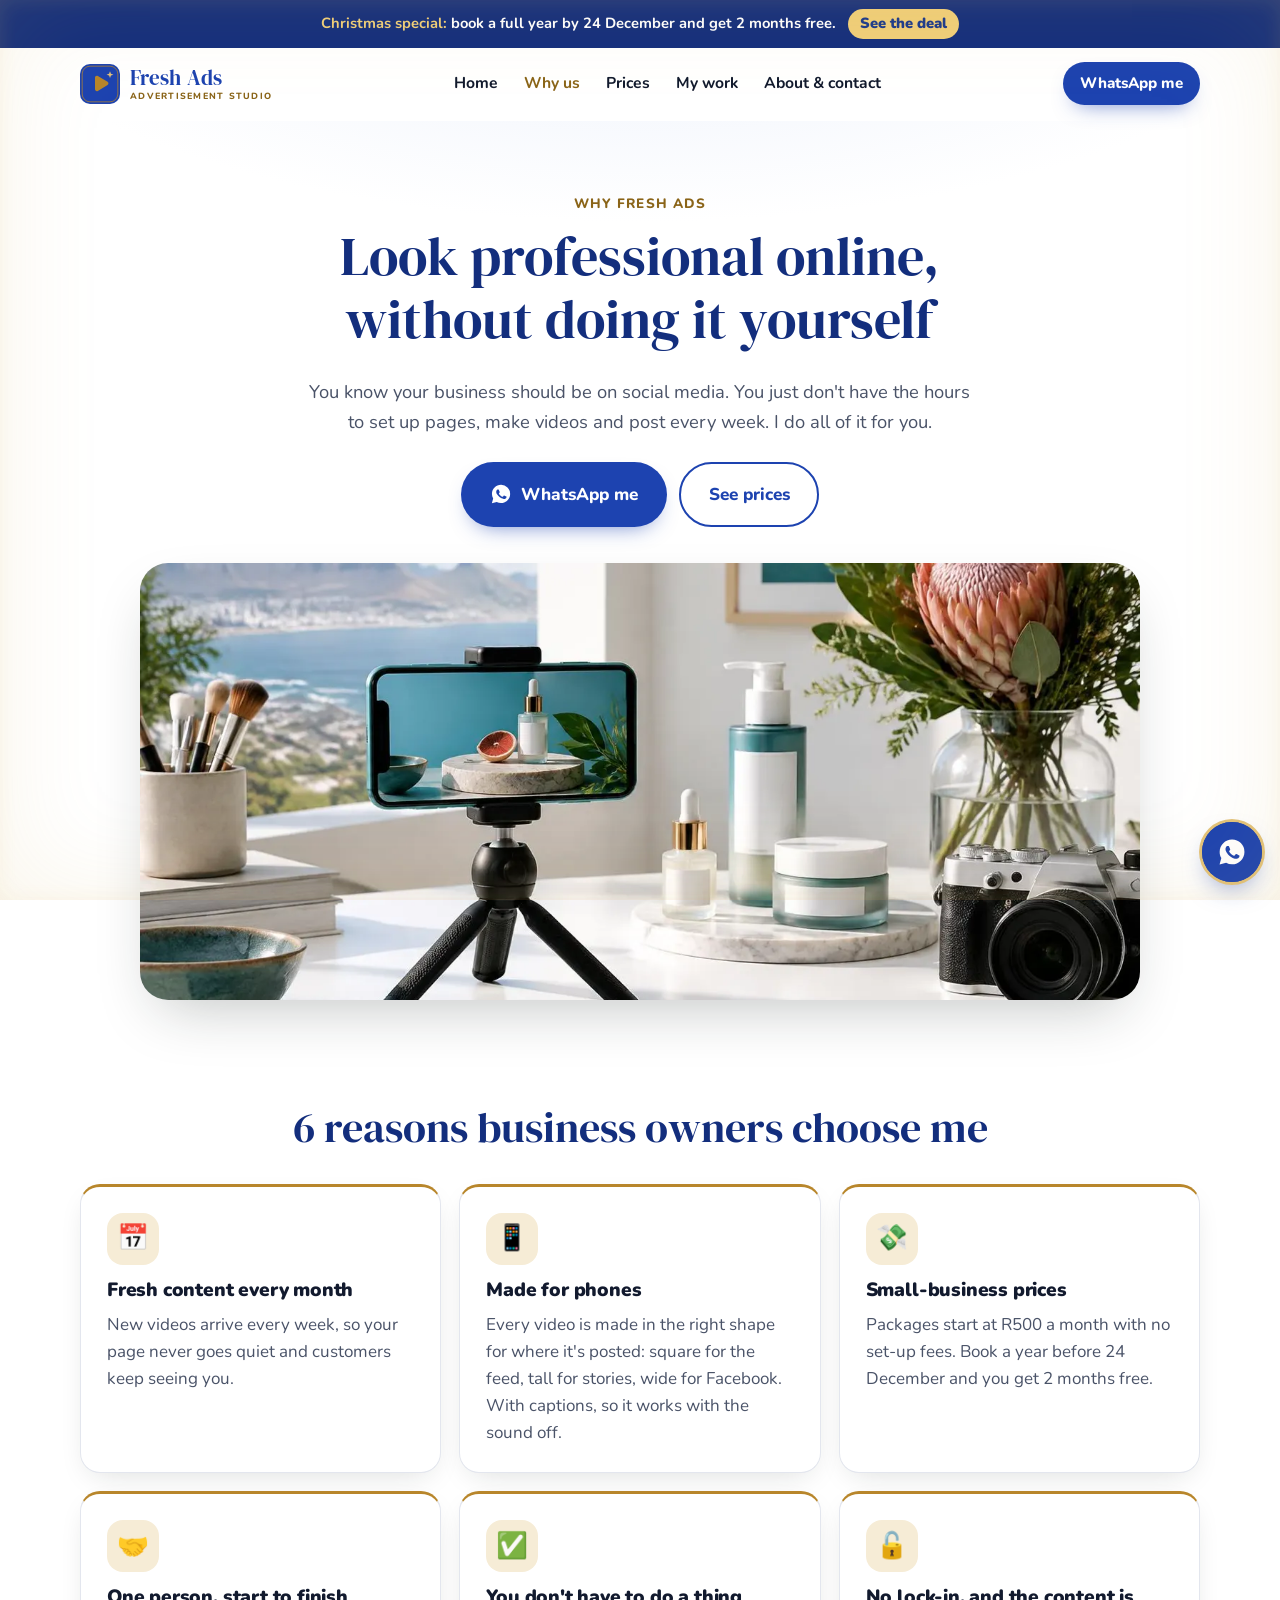
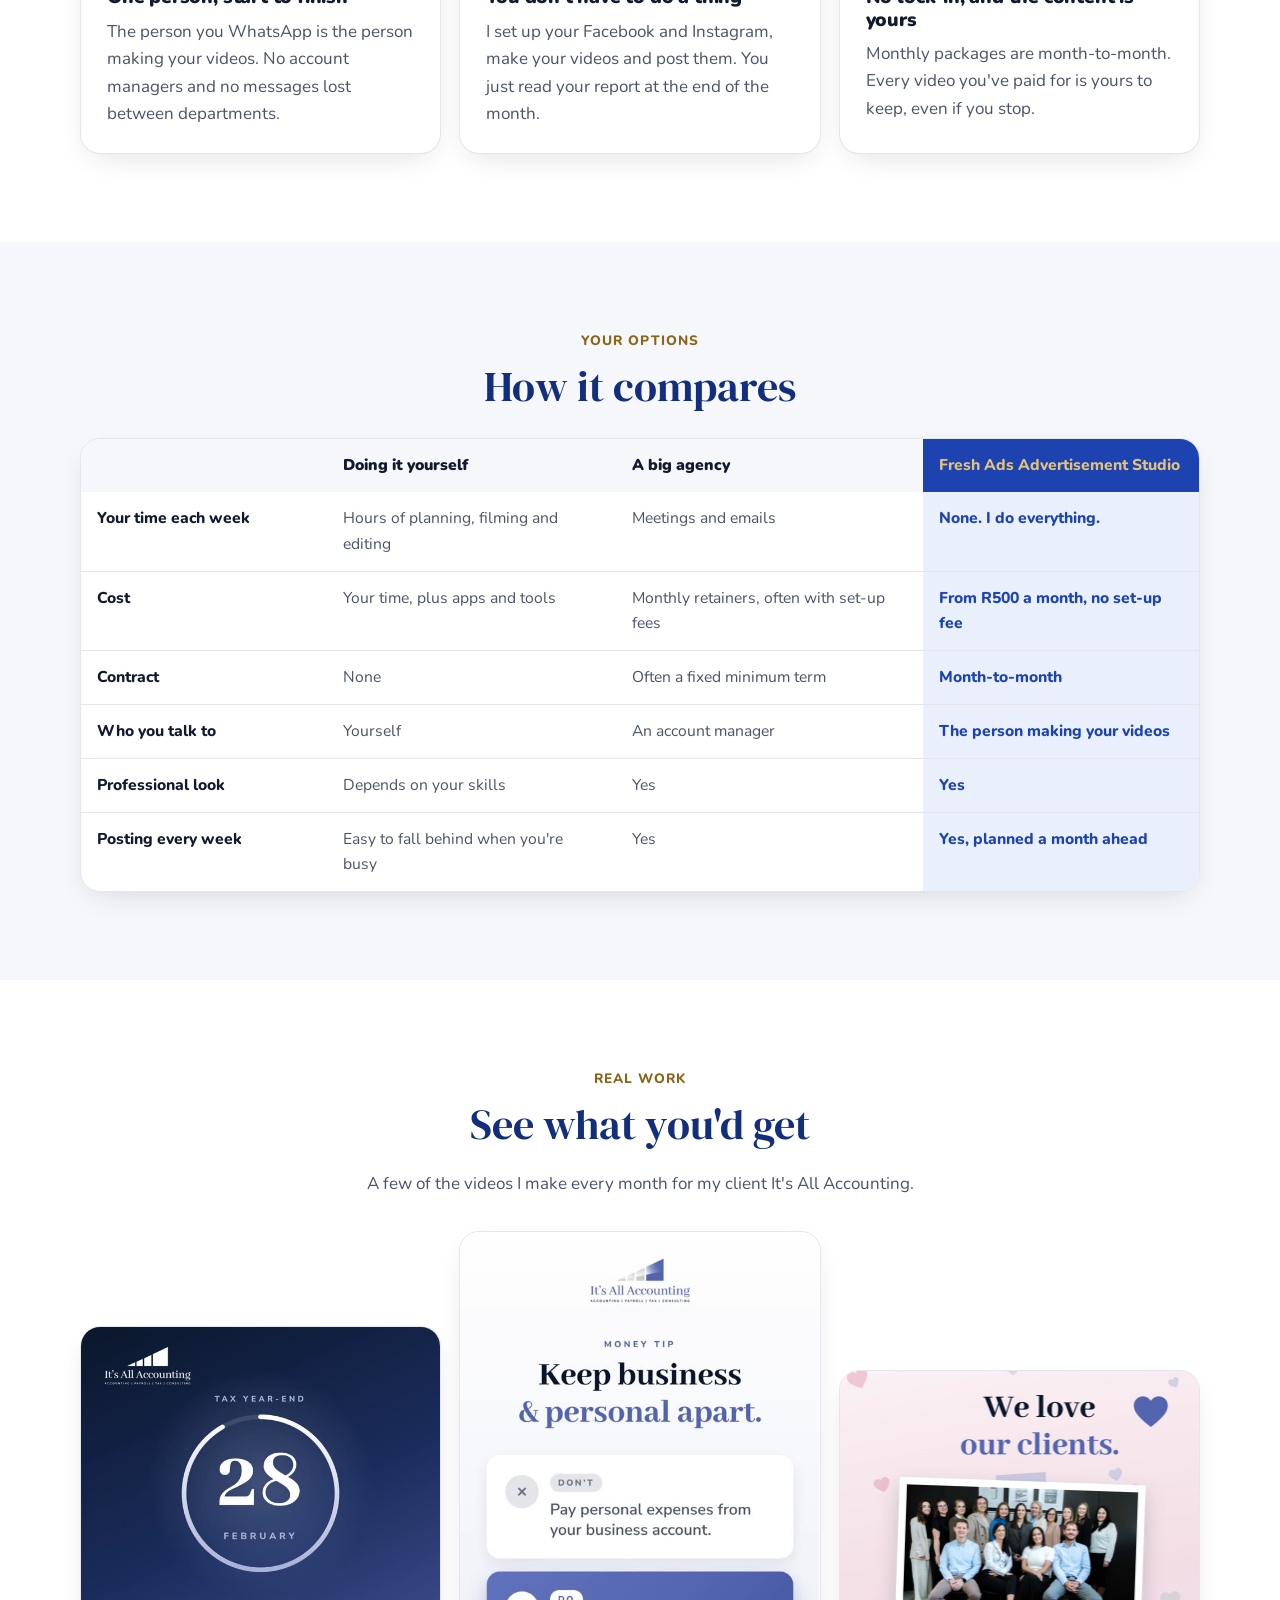
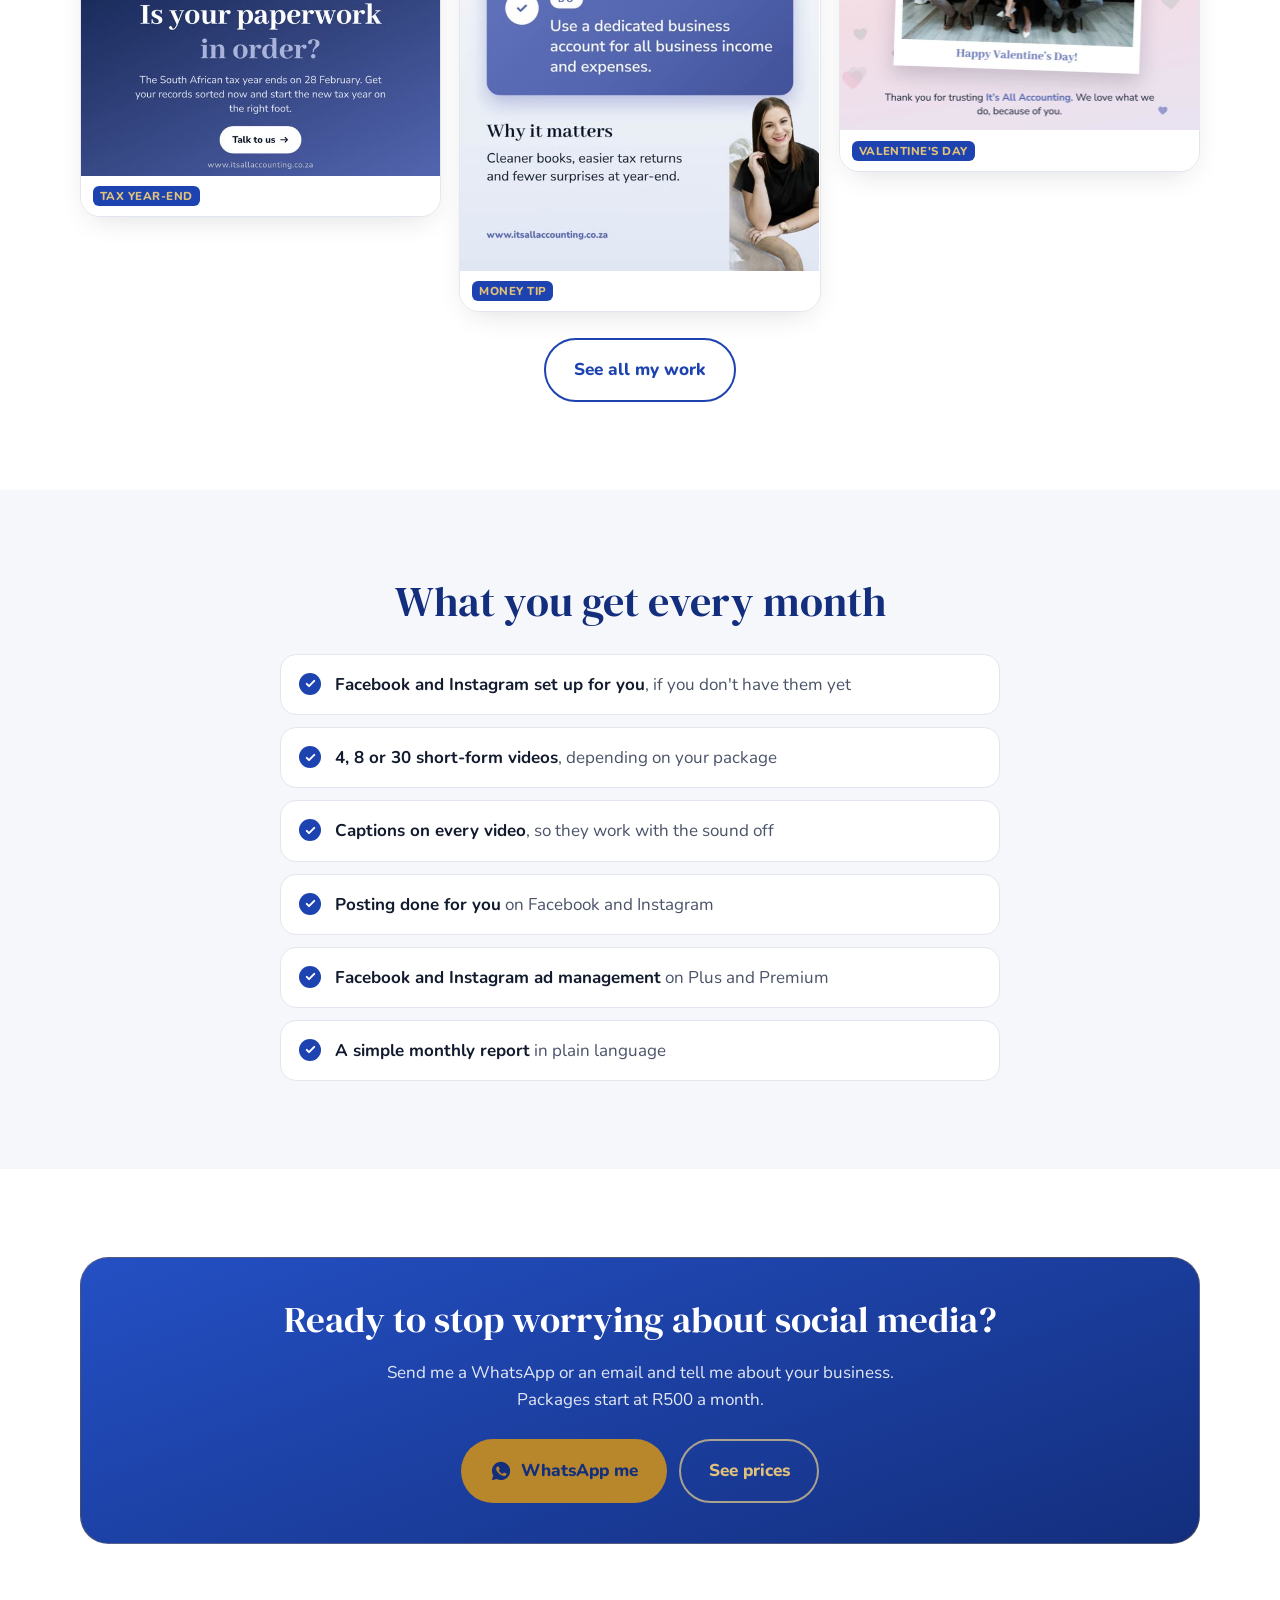
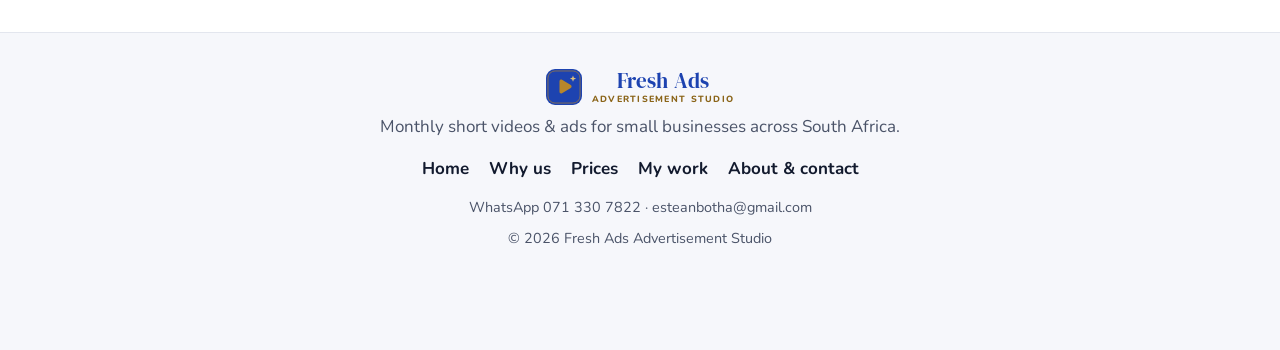
<file: why.html>
<!doctype html>
<html lang="en">
<head>
  <meta charset="utf-8">
  <meta name="viewport" content="width=device-width, initial-scale=1">
  <title>Why Us | Fresh Ads Advertisement Studio</title>
  <meta name="description" content="Why small businesses choose Fresh Ads Advertisement Studio: fresh videos every month, made for phones, from R500 a month, with no set-up fees, no long contracts and one person you deal with directly.">
  <meta name="theme-color" content="#1d43b0">
  <link rel="icon" href="assets/favicon.svg" type="image/svg+xml">

  <meta property="og:type" content="website">
  <meta property="og:title" content="Fresh Ads Advertisement Studio | Monthly Ads &amp; Video Content for Small Businesses">
  <meta property="og:description" content="Fresh, professional ads and short videos for your business, every month.">
  <meta property="og:image" content="assets/videos/its-all-accounting-showreel.jpg">
  <meta property="og:locale" content="en_ZA">

  <link rel="preconnect" href="https://fonts.googleapis.com">
  <link rel="preconnect" href="https://fonts.gstatic.com" crossorigin>
  <link rel="stylesheet" href="https://fonts.googleapis.com/css2?family=DM+Serif+Display:ital@0;1&family=Nunito:wght@400;600;700;800;900&display=swap">
  <link rel="stylesheet" href="styles.css">
</head>
<body>
  <a class="skip-link" href="#main">Skip to content</a>
  <div class="promo-bar" data-until="2026-12-25">
    <span><b>Christmas special:</b> book a full year by 24 December and get 2 months free.</span>
    <a href="prices.html?billing=yearly#xmas-deal">See the deal</a>
  </div>

  <!-- ============ HEADER ============ -->
  <header class="site-header">
    <div class="container header-inner">
      <a href="index.html" class="brand" aria-label="Fresh Ads Advertisement Studio home">
        <img src="assets/favicon.svg" alt="" width="40" height="40">
        <span class="wordmark"><span class="wm-main">Fresh Ads</span><span class="wm-sub">Advertisement Studio</span></span>
      </a>
      <nav class="main-nav" aria-label="Main">
        <a href="index.html">Home</a>
        <a href="why.html" aria-current="page">Why us</a>
        <a href="prices.html">Prices</a>
        <a href="work.html">My work</a>
        <a href="contact.html">About &amp; contact</a>
      </nav>
      <div class="header-actions">
        <a href="https://wa.me/27713307822" class="btn btn-primary btn-sm header-cta js-wa" target="_blank" rel="noopener">WhatsApp me</a>
      </div>
    </div>
    <nav class="mobile-nav" aria-label="Pages">
      <a href="index.html">Home</a>
      <a href="why.html" aria-current="page">Why</a>
      <a href="prices.html">Prices</a>
      <a href="work.html">Work</a>
      <a href="contact.html">Contact</a>
    </nav>
  </header>

  <main id="main">
    <section class="page-hero">
      <div class="container">
        <p class="eyebrow">Why Fresh Ads</p>
        <h1>Look professional online, without doing it yourself</h1>
        <p class="lead">You know your business should be on social media. You just don't have the hours to set up pages, make videos and post every week. I do all of it for you.</p>
        <div class="center-actions">
          <a href="https://wa.me/27713307822" class="btn btn-primary btn-lg js-wa" target="_blank" rel="noopener">
            <svg aria-hidden="true" viewBox="0 0 24 24" width="22" height="22"><use href="#icon-wa"/></svg>
            <span>WhatsApp me</span>
          </a>
          <a href="prices.html" class="btn btn-outline btn-lg">See prices</a>
        </div>
        <figure class="hero-banner">
          <img src="assets/photos/studio-setup.webp" alt="Phone on a small tripod filming a skincare product on a styled table, with a camera, colour swatches, a protea and Table Mountain in the background" width="1400" height="1073">
        </figure>
      </div>
    </section>

    <!-- ============ REASONS ============ -->
    <section class="section" aria-labelledby="reasons-title">
      <div class="container">
        <h2 id="reasons-title" class="section-title">6 reasons business owners choose me</h2>
        <div class="reasons">
          <article class="card reason">
            <span class="icon-badge" aria-hidden="true">📅</span>
            <h3>Fresh content every month</h3>
            <p>New videos arrive every week, so your page never goes quiet and customers keep seeing you.</p>
          </article>
          <article class="card reason">
            <span class="icon-badge" aria-hidden="true">📱</span>
            <h3>Made for phones</h3>
            <p>Every video is made in the right shape for where it's posted: square for the feed, tall for stories, wide for Facebook. With captions, so it works with the sound off.</p>
          </article>
          <article class="card reason">
            <span class="icon-badge" aria-hidden="true">💸</span>
            <h3>Small-business prices</h3>
            <p>Packages start at R500 a month with no set-up fees.<span data-until="2026-12-25"> Book a year before 24 December and you get 2 months free.</span></p>
          </article>
          <article class="card reason">
            <span class="icon-badge" aria-hidden="true">🤝</span>
            <h3>One person, start to finish</h3>
            <p>The person you WhatsApp is the person making your videos. No account managers and no messages lost between departments.</p>
          </article>
          <article class="card reason">
            <span class="icon-badge" aria-hidden="true">✅</span>
            <h3>You don't have to do a thing</h3>
            <p>I set up your Facebook and Instagram, make your videos and post them. You just read your report at the end of the month.</p>
          </article>
          <article class="card reason">
            <span class="icon-badge" aria-hidden="true">🔓</span>
            <h3>No lock-in, and the content is yours</h3>
            <p>Monthly packages are month-to-month. Every video you've paid for is yours to keep, even if you stop.</p>
          </article>
        </div>
      </div>
    </section>

    <!-- ============ COMPARISON ============ -->
    <section class="section how" aria-labelledby="compare-title">
      <div class="container">
        <p class="eyebrow center">Your options</p>
        <h2 id="compare-title" class="section-title">How it compares</h2>
        <div class="compare-wrap">
          <table class="compare">
            <caption class="sr-only">Comparison of doing social media yourself, hiring an agency, and Fresh Ads Advertisement Studio</caption>
            <thead>
              <tr><th scope="col"></th><th scope="col">Doing it yourself</th><th scope="col">A big agency</th><th scope="col" class="us">Fresh Ads Advertisement Studio</th></tr>
            </thead>
            <tbody>
              <tr><th scope="row">Your time each week</th><td>Hours of planning, filming and editing</td><td>Meetings and emails</td><td class="us">None. I do everything.</td></tr>
              <tr><th scope="row">Cost</th><td>Your time, plus apps and tools</td><td>Monthly retainers, often with set-up fees</td><td class="us">From R500 a month, no set-up fee</td></tr>
              <tr><th scope="row">Contract</th><td>None</td><td>Often a fixed minimum term</td><td class="us">Month-to-month</td></tr>
              <tr><th scope="row">Who you talk to</th><td>Yourself</td><td>An account manager</td><td class="us">The person making your videos</td></tr>
              <tr><th scope="row">Professional look</th><td>Depends on your skills</td><td>Yes</td><td class="us">Yes</td></tr>
              <tr><th scope="row">Posting every week</th><td>Easy to fall behind when you're busy</td><td>Yes</td><td class="us">Yes, planned a month ahead</td></tr>
            </tbody>
          </table>
        </div>
      </div>
    </section>

    <!-- ============ PROOF ============ -->
    <section class="section" aria-labelledby="proof-title">
      <div class="container">
        <p class="eyebrow center">Real work</p>
        <h2 id="proof-title" class="section-title">See what you'd get</h2>
        <p class="section-sub">A few of the videos I make every month for my client It's All Accounting.</p>
        <div class="video-masonry teaser">
          <figure class="vid" style="--ar: 4 / 5">
            <video src="assets/videos/iaa-tax-year-end.mp4" poster="assets/videos/iaa-tax-year-end.jpg" muted loop playsinline preload="none" data-autoplay aria-label="Portrait tax year-end post for It's All Accounting: a countdown circle showing 28 February and the question Is your paperwork in order?"></video>
            <figcaption><span class="tag client">Tax year-end</span></figcaption>
          </figure>
          <figure class="vid" style="--ar: 9 / 16">
            <video src="assets/videos/iaa-keep-it-separate.mp4" poster="assets/videos/iaa-keep-it-separate.jpg" muted loop playsinline preload="none" data-autoplay aria-label="Vertical money tip video for It's All Accounting: Keep business and personal apart, with a don't and a do, and why it matters"></video>
            <figcaption><span class="tag client">Money tip</span></figcaption>
          </figure>
          <figure class="vid" style="--ar: 1 / 1">
            <video src="assets/videos/iaa-valentines.mp4" poster="assets/videos/iaa-valentines.jpg" muted loop playsinline preload="none" data-autoplay aria-label="Square Valentine's Day post for It's All Accounting: We love our clients, with floating hearts and a polaroid photo of the team"></video>
            <figcaption><span class="tag client">Valentine's Day</span></figcaption>
          </figure>
        </div>
        <div class="center-actions">
          <a href="work.html" class="btn btn-outline btn-lg">See all my work</a>
        </div>
      </div>
    </section>

    <!-- ============ WHAT YOU GET ============ -->
    <section class="section how" aria-labelledby="get-title">
      <div class="container narrow">
        <h2 id="get-title" class="section-title">What you get every month</h2>
        <ul class="get-list">
          <li><b>Facebook and Instagram set up for you</b>, if you don't have them yet</li>
          <li><b>4, 8 or 30 short-form videos</b>, depending on your package</li>
          <li><b>Captions on every video</b>, so they work with the sound off</li>
          <li><b>Posting done for you</b> on Facebook and Instagram</li>
          <li><b>Facebook and Instagram ad management</b> on Plus and Premium</li>
          <li><b>A simple monthly report</b> in plain language</li>
        </ul>
      </div>
    </section>

    <section class="section" aria-labelledby="cta-title">
      <div class="container">
        <div class="cta-band">
          <h2 id="cta-title">Ready to stop worrying about social media?</h2>
          <p>Send me a WhatsApp or an email and tell me about your business. Packages start at R500 a month.</p>
          <div class="center-actions">
            <a href="https://wa.me/27713307822" class="btn btn-light btn-lg js-wa" target="_blank" rel="noopener">
              <svg aria-hidden="true" viewBox="0 0 24 24" width="22" height="22"><use href="#icon-wa"/></svg>
              <span>WhatsApp me</span>
            </a>
            <a href="prices.html" class="btn btn-ghost btn-lg">See prices</a>
          </div>
        </div>
      </div>
    </section>
  </main>

  <!-- ============ FOOTER ============ -->
  <footer class="site-footer">
    <div class="container footer-inner">
      <a href="index.html" class="brand">
        <img src="assets/favicon.svg" alt="" width="36" height="36">
        <span class="wordmark"><span class="wm-main">Fresh Ads</span><span class="wm-sub">Advertisement Studio</span></span>
      </a>
      <p>Monthly short videos &amp; ads for small businesses across South Africa.</p>
      <nav class="footer-nav" aria-label="Footer">
        <a href="index.html">Home</a>
        <a href="why.html">Why us</a>
        <a href="prices.html">Prices</a>
        <a href="work.html">My work</a>
        <a href="contact.html">About &amp; contact</a>
      </nav>
      <p class="small">WhatsApp <span class="js-phone">071 330 7822</span> · <span class="js-email-text">esteanbotha@gmail.com</span></p>
      <p class="small">© <span id="year">2026</span> Fresh Ads Advertisement Studio</p>
    </div>
  </footer>

  <!-- Sticky WhatsApp button -->
  <a href="https://wa.me/27713307822" class="wa-float js-wa" target="_blank" rel="noopener" aria-label="Chat on WhatsApp">
    <svg aria-hidden="true" viewBox="0 0 24 24" width="30" height="30"><use href="#icon-wa"/></svg>
  </a>

  <!-- SVG sprite -->
  <svg width="0" height="0" style="position:absolute" aria-hidden="true">
    <symbol id="icon-wa" viewBox="0 0 24 24">
      <path fill="currentColor" d="M12.04 2C6.58 2 2.13 6.45 2.13 11.91c0 1.75.46 3.45 1.32 4.95L2.05 22l5.25-1.38a9.9 9.9 0 0 0 4.74 1.2h.01c5.46 0 9.91-4.45 9.91-9.91A9.85 9.85 0 0 0 12.04 2Zm5.8 14.06c-.24.68-1.42 1.32-1.96 1.37-.5.05-.97.24-3.28-.68-2.78-1.1-4.54-3.94-4.67-4.13-.14-.18-1.12-1.49-1.12-2.84 0-1.35.71-2.01.96-2.29.25-.27.55-.34.73-.34l.53.01c.17.01.4-.06.62.48.24.55.8 1.92.87 2.06.07.14.11.3.02.48-.09.18-.14.3-.27.46-.14.16-.29.36-.41.48-.14.14-.28.29-.12.56.16.28.71 1.17 1.53 1.9 1.05.93 1.93 1.22 2.21 1.36.27.14.43.11.59-.07.16-.18.69-.8.87-1.08.18-.27.37-.23.62-.14.25.09 1.6.75 1.87.89.28.14.46.2.53.32.07.11.07.66-.17 1.33Z"/>
    </symbol>
  </svg>

  <script src="script.js" defer></script>
</body>
</html>
</file>
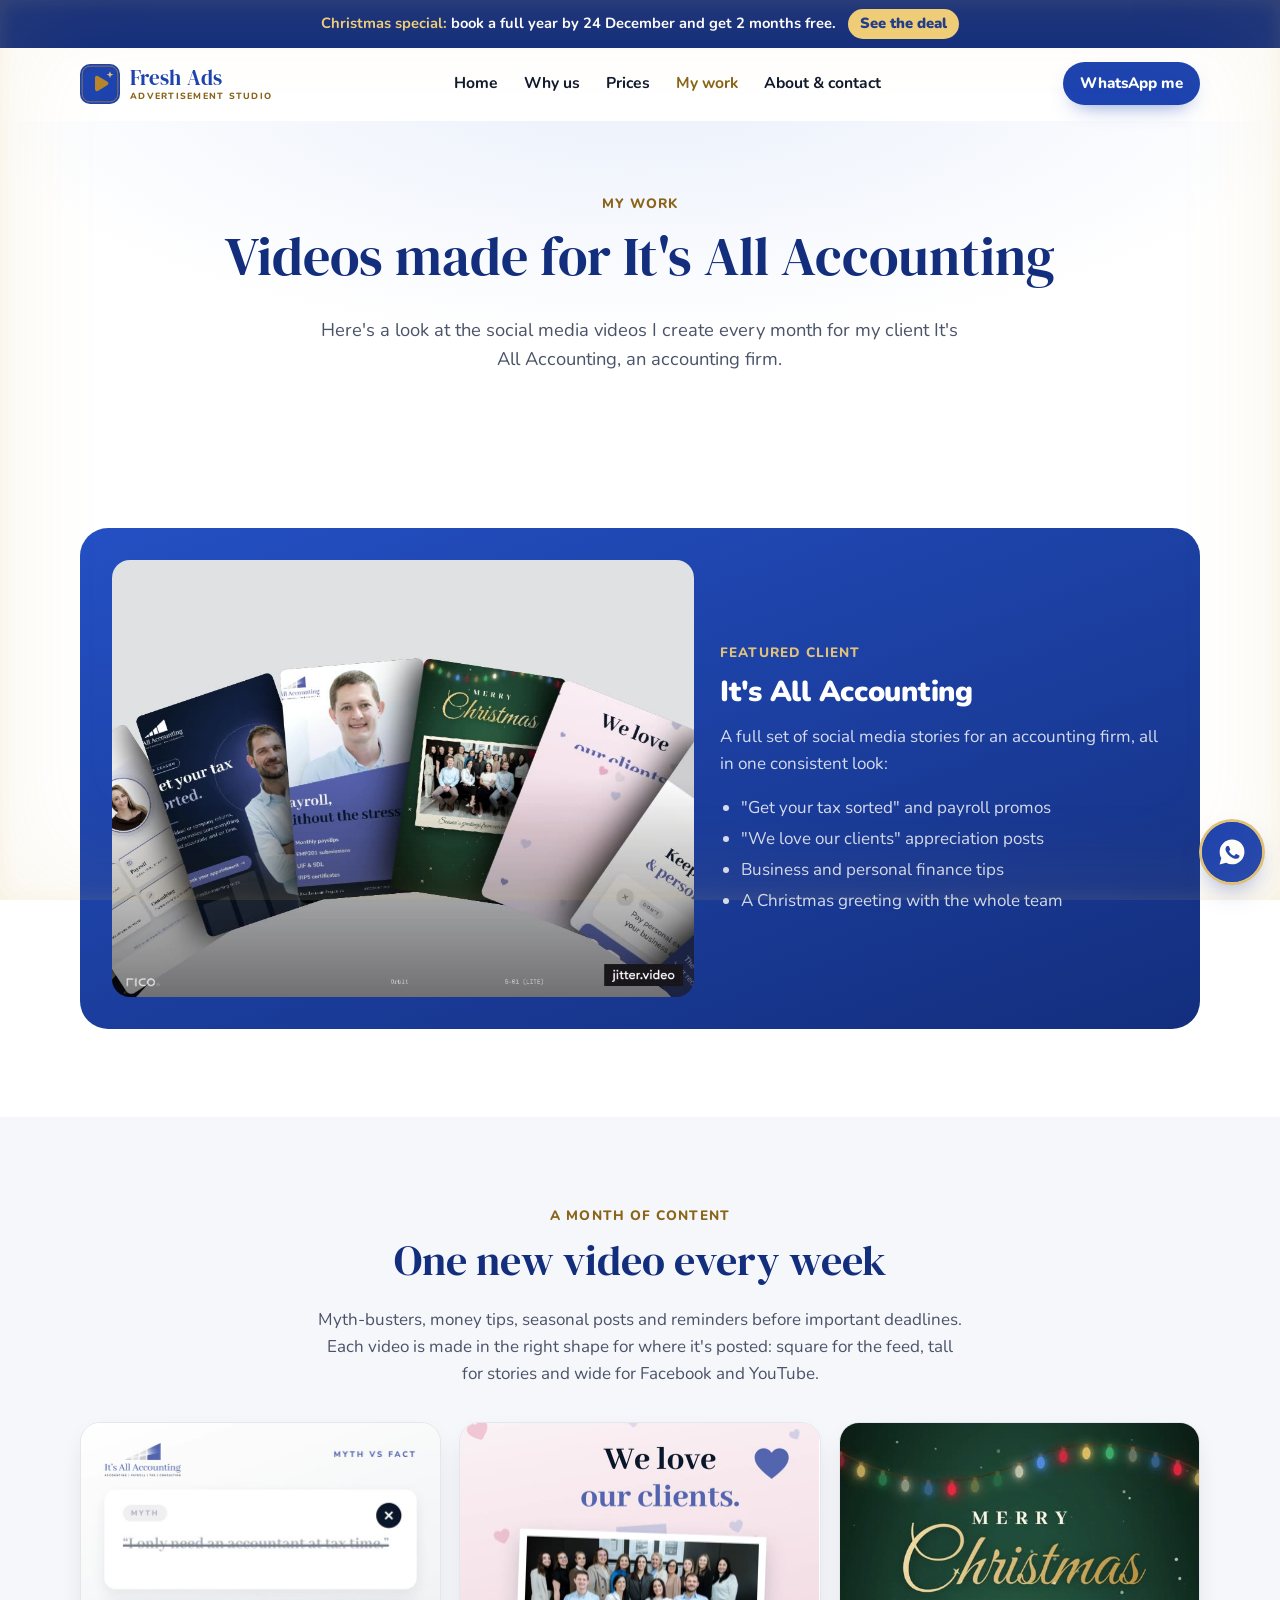
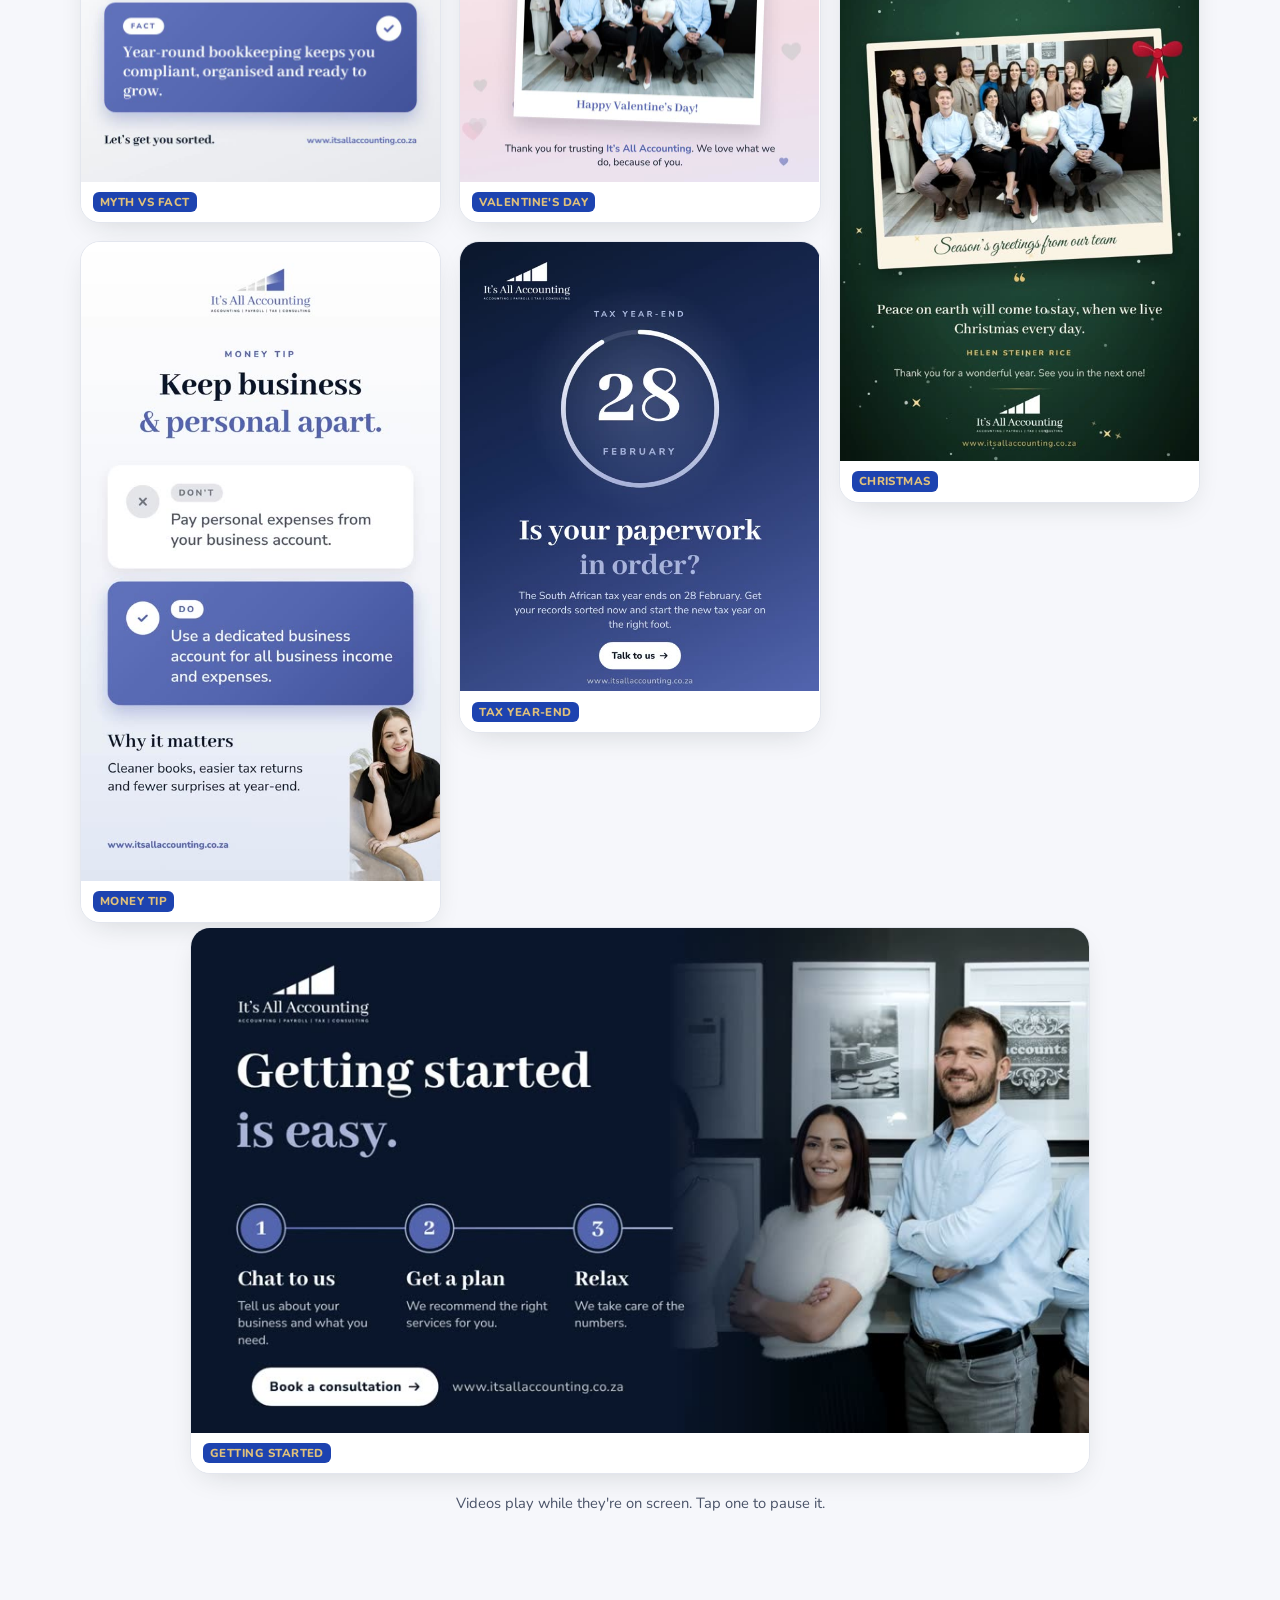
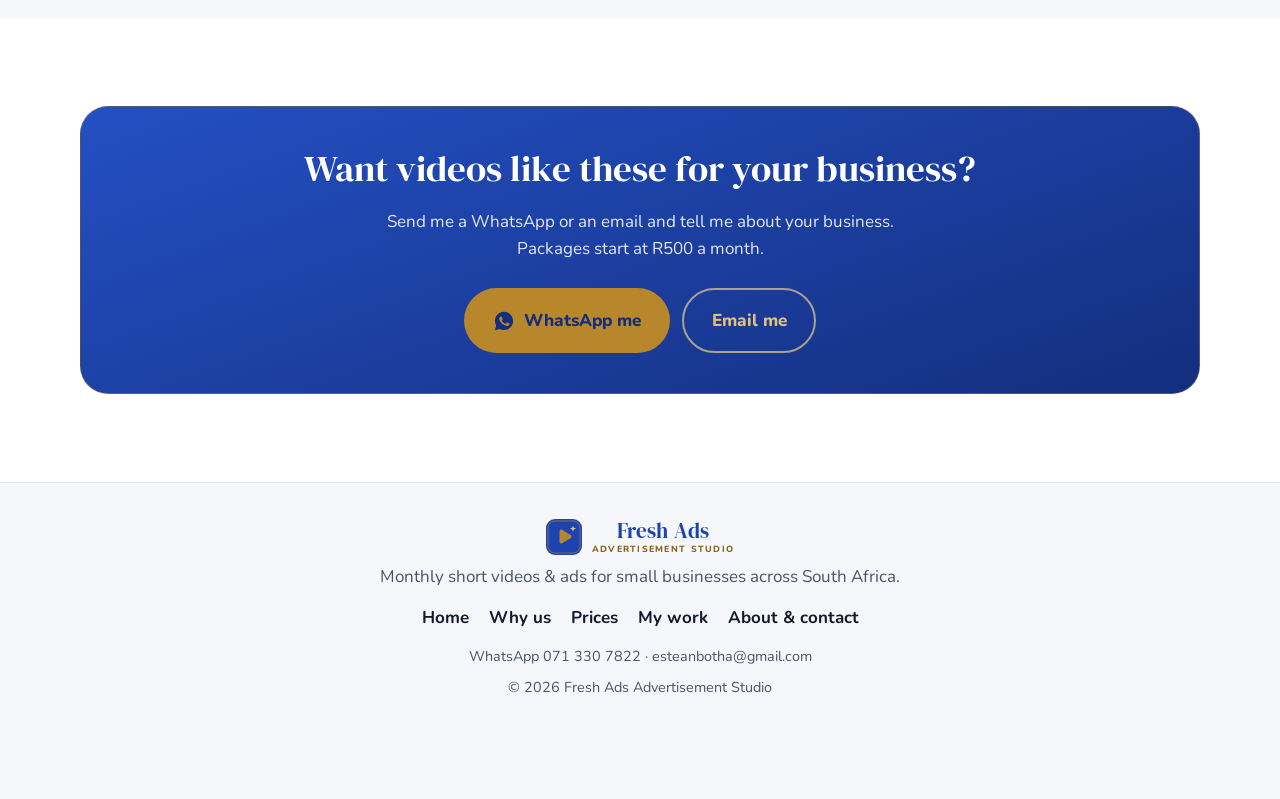
<file: work.html>
<!doctype html>
<html lang="en">
<head>
  <meta charset="utf-8">
  <meta name="viewport" content="width=device-width, initial-scale=1">
  <title>My Work | Fresh Ads Advertisement Studio</title>
  <meta name="description" content="Social media videos made by Fresh Ads Advertisement Studio for It's All Accounting: myth vs fact posts, money tips, seasonal greetings and tax deadline reminders.">
  <meta name="theme-color" content="#1d43b0">
  <link rel="icon" href="assets/favicon.svg" type="image/svg+xml">

  <meta property="og:type" content="website">
  <meta property="og:title" content="Fresh Ads Advertisement Studio | Monthly Ads &amp; Video Content for Small Businesses">
  <meta property="og:description" content="Fresh, professional ads and short videos for your business, every month.">
  <meta property="og:image" content="assets/videos/its-all-accounting-showreel.jpg">
  <meta property="og:locale" content="en_ZA">

  <link rel="preconnect" href="https://fonts.googleapis.com">
  <link rel="preconnect" href="https://fonts.gstatic.com" crossorigin>
  <link rel="stylesheet" href="https://fonts.googleapis.com/css2?family=DM+Serif+Display:ital@0;1&family=Nunito:wght@400;600;700;800;900&display=swap">
  <link rel="stylesheet" href="styles.css">
</head>
<body>
  <a class="skip-link" href="#main">Skip to content</a>
  <div class="promo-bar" data-until="2026-12-25">
    <span><b>Christmas special:</b> book a full year by 24 December and get 2 months free.</span>
    <a href="prices.html?billing=yearly#xmas-deal">See the deal</a>
  </div>

  <!-- ============ HEADER ============ -->
  <header class="site-header">
    <div class="container header-inner">
      <a href="index.html" class="brand" aria-label="Fresh Ads Advertisement Studio home">
        <img src="assets/favicon.svg" alt="" width="40" height="40">
        <span class="wordmark"><span class="wm-main">Fresh Ads</span><span class="wm-sub">Advertisement Studio</span></span>
      </a>
      <nav class="main-nav" aria-label="Main">
        <a href="index.html">Home</a>
        <a href="why.html">Why us</a>
        <a href="prices.html">Prices</a>
        <a href="work.html" aria-current="page">My work</a>
        <a href="contact.html">About &amp; contact</a>
      </nav>
      <div class="header-actions">
        <a href="https://wa.me/27713307822" class="btn btn-primary btn-sm header-cta js-wa" target="_blank" rel="noopener">WhatsApp me</a>
      </div>
    </div>
    <nav class="mobile-nav" aria-label="Pages">
      <a href="index.html">Home</a>
      <a href="why.html">Why</a>
      <a href="prices.html">Prices</a>
      <a href="work.html" aria-current="page">Work</a>
      <a href="contact.html">Contact</a>
    </nav>
  </header>

  <main id="main">
    <section class="page-hero">
      <div class="container">
        <p class="eyebrow">My work</p>
        <h1>Videos made for It's All Accounting</h1>
        <p class="lead">Here's a look at the social media videos I create every month for my client It's All Accounting, an accounting firm.</p>
      </div>
    </section>

    <!-- ============ FEATURED CLIENT (real client work) ============ -->
    <section class="section" aria-labelledby="featured-title">
      <div class="container">
        <article class="showcase">
          <figure class="showreel">
            <video src="assets/videos/its-all-accounting-showreel.mp4" poster="assets/videos/its-all-accounting-showreel.jpg" muted loop playsinline preload="none" data-autoplay aria-label="Showreel of social media story ads for It's All Accounting: tax and payroll promos, a client-appreciation post and a Christmas greeting"></video>
          </figure>
          <div>
            <p class="eyebrow">Featured client</p>
            <h3 id="featured-title">It's All Accounting</h3>
            <p>A full set of social media stories for an accounting firm, all in one consistent look:</p>
            <ul>
              <li>"Get your tax sorted" and payroll promos</li>
              <li>"We love our clients" appreciation posts</li>
              <li>Business and personal finance tips</li>
              <li>A Christmas greeting with the whole team</li>
            </ul>
          </div>
        </article>
      </div>
    </section>

    <!-- ============ A MONTH OF CONTENT ============ -->
    <section class="section how" aria-labelledby="month-title">
      <div class="container">
        <p class="eyebrow center">A month of content</p>
        <h2 id="month-title" class="section-title">One new video every week</h2>
        <p class="section-sub">Myth-busters, money tips, seasonal posts and reminders before important deadlines. Each video is made in the right shape for where it's posted: square for the feed, tall for stories and wide for Facebook and YouTube.</p>
        <div class="video-masonry">
          <figure class="vid" style="--ar: 1 / 1">
            <video src="assets/videos/iaa-myth-vs-fact.mp4" poster="assets/videos/iaa-myth-vs-fact.jpg" muted loop playsinline preload="none" data-autoplay aria-label="Square myth vs fact post for It's All Accounting: the myth 'I only need an accountant at tax time' is crossed out and replaced by the fact that year-round bookkeeping keeps you compliant, organised and ready to grow"></video>
            <figcaption><span class="tag client">Myth vs fact</span></figcaption>
          </figure>
          <figure class="vid" style="--ar: 9 / 16">
            <video src="assets/videos/iaa-keep-it-separate.mp4" poster="assets/videos/iaa-keep-it-separate.jpg" muted loop playsinline preload="none" data-autoplay aria-label="Vertical money tip video for It's All Accounting: Keep business and personal apart, with a don't and a do, why it matters, and a photo of a team member"></video>
            <figcaption><span class="tag client">Money tip</span></figcaption>
          </figure>
          <figure class="vid" style="--ar: 1 / 1">
            <video src="assets/videos/iaa-valentines.mp4" poster="assets/videos/iaa-valentines.jpg" muted loop playsinline preload="none" data-autoplay aria-label="Square Valentine's Day post for It's All Accounting: We love our clients, with floating hearts and a polaroid photo of the team"></video>
            <figcaption><span class="tag client">Valentine's Day</span></figcaption>
          </figure>
          <figure class="vid" style="--ar: 4 / 5">
            <video src="assets/videos/iaa-tax-year-end.mp4" poster="assets/videos/iaa-tax-year-end.jpg" muted loop playsinline preload="none" data-autoplay aria-label="Portrait tax year-end post for It's All Accounting: a countdown circle showing 28 February and the question Is your paperwork in order?"></video>
            <figcaption><span class="tag client">Tax year-end</span></figcaption>
          </figure>
          <figure class="vid" style="--ar: 9 / 16">
            <video src="assets/videos/its-all-accounting-xmas.mp4" poster="assets/videos/its-all-accounting-xmas.jpg" muted loop playsinline preload="none" data-autoplay aria-label="Christmas story video for It's All Accounting: Merry Christmas in gold script, a polaroid photo of their team and a thank-you message"></video>
            <figcaption><span class="tag client">Christmas</span></figcaption>
          </figure>
        </div>
        <div class="video-wide">
          <figure class="vid" style="--ar: 16 / 9">
            <video src="assets/videos/iaa-getting-started.mp4" poster="assets/videos/iaa-getting-started.jpg" muted loop playsinline preload="none" data-autoplay aria-label="Widescreen video for It's All Accounting: Getting started is easy, three steps (chat to us, get a plan, relax) next to a photo of two team members"></video>
            <figcaption><span class="tag client">Getting started</span></figcaption>
          </figure>
        </div>
        <p class="note">Videos play while they're on screen. Tap one to pause it.</p>
      </div>
    </section>

    <section class="section" aria-labelledby="cta-title">
      <div class="container">
        <div class="cta-band">
          <h2 id="cta-title">Want videos like these for your business?</h2>
          <p>Send me a WhatsApp or an email and tell me about your business. Packages start at R500 a month.</p>
          <div class="center-actions">
            <a href="https://wa.me/27713307822" class="btn btn-light btn-lg js-wa" target="_blank" rel="noopener">
              <svg aria-hidden="true" viewBox="0 0 24 24" width="22" height="22"><use href="#icon-wa"/></svg>
              <span>WhatsApp me</span>
            </a>
            <a href="mailto:esteanbotha@gmail.com" class="btn btn-ghost btn-lg js-email">Email me</a>
          </div>
        </div>
      </div>
    </section>

  </main>

  <!-- ============ FOOTER ============ -->
  <footer class="site-footer">
    <div class="container footer-inner">
      <a href="index.html" class="brand">
        <img src="assets/favicon.svg" alt="" width="36" height="36">
        <span class="wordmark"><span class="wm-main">Fresh Ads</span><span class="wm-sub">Advertisement Studio</span></span>
      </a>
      <p>Monthly short videos &amp; ads for small businesses across South Africa.</p>
      <nav class="footer-nav" aria-label="Footer">
        <a href="index.html">Home</a>
        <a href="why.html">Why us</a>
        <a href="prices.html">Prices</a>
        <a href="work.html">My work</a>
        <a href="contact.html">About &amp; contact</a>
      </nav>
      <p class="small">WhatsApp <span class="js-phone">071 330 7822</span> · <span class="js-email-text">esteanbotha@gmail.com</span></p>
      <p class="small">© <span id="year">2026</span> Fresh Ads Advertisement Studio</p>
    </div>
  </footer>

  <!-- Sticky WhatsApp button -->
  <a href="https://wa.me/27713307822" class="wa-float js-wa" target="_blank" rel="noopener" aria-label="Chat on WhatsApp">
    <svg aria-hidden="true" viewBox="0 0 24 24" width="30" height="30"><use href="#icon-wa"/></svg>
  </a>

  <!-- SVG sprite -->
  <svg width="0" height="0" style="position:absolute" aria-hidden="true">
    <symbol id="icon-wa" viewBox="0 0 24 24">
      <path fill="currentColor" d="M12.04 2C6.58 2 2.13 6.45 2.13 11.91c0 1.75.46 3.45 1.32 4.95L2.05 22l5.25-1.38a9.9 9.9 0 0 0 4.74 1.2h.01c5.46 0 9.91-4.45 9.91-9.91A9.85 9.85 0 0 0 12.04 2Zm5.8 14.06c-.24.68-1.42 1.32-1.96 1.37-.5.05-.97.24-3.28-.68-2.78-1.1-4.54-3.94-4.67-4.13-.14-.18-1.12-1.49-1.12-2.84 0-1.35.71-2.01.96-2.29.25-.27.55-.34.73-.34l.53.01c.17.01.4-.06.62.48.24.55.8 1.92.87 2.06.07.14.11.3.02.48-.09.18-.14.3-.27.46-.14.16-.29.36-.41.48-.14.14-.28.29-.12.56.16.28.71 1.17 1.53 1.9 1.05.93 1.93 1.22 2.21 1.36.27.14.43.11.59-.07.16-.18.69-.8.87-1.08.18-.27.37-.23.62-.14.25.09 1.6.75 1.87.89.28.14.46.2.53.32.07.11.07.66-.17 1.33Z"/>
    </symbol>
  </svg>

  <script src="script.js" defer></script>
</body>
</html>
</file>
<file: styles.css>
/* ==========================================================
   Fresh Ads Studio: styles (mobile-first)
   Brand colours are set in :root below (royal blue --primary, gold --gold)
   ========================================================== */
:root {
  /* Brand: royal blue + gold */
  --primary: #1d43b0;
  --primary-dark: #132e7d;
  --primary-soft: #e9effb;
  --accent: #b8862b;
  --gold: #b8862b;
  --gold-light: #e2c27a;
  --gold-dark: #8a6418;
  --gold-soft: #f6ecd6;
  --baby: #dcebfb;
  --baby-line: #bcd5f2;
  --wa: #25d366;
  --wa-dark: #128c4b;

  --ink: #121a2e;
  --ink-soft: #4a5368;
  --line: #e3e6ee;
  --bg: #ffffff;
  --bg-alt: #f6f7fb;
  --serif: "DM Serif Display", Georgia, "Times New Roman", serif;

  --radius: 20px;
  --radius-lg: 28px;
  --shadow: 0 10px 30px -12px rgba(20, 33, 28, .18);
  --shadow-lg: 0 24px 60px -20px rgba(20, 33, 28, .28);
  --font: "Nunito", ui-rounded, "SF Pro Rounded", "Segoe UI", system-ui, sans-serif;
  --header-h: 64px;
}

*, *::before, *::after { box-sizing: border-box; }
html { scroll-behavior: smooth; scroll-padding-top: calc(var(--header-h) + 12px); -webkit-text-size-adjust: 100%; }
body {
  margin: 0;
  font-family: var(--font);
  font-size: 1.0625rem;
  line-height: 1.6;
  color: var(--ink);
  background: var(--bg);
  -webkit-font-smoothing: antialiased;
}
img { max-width: 100%; height: auto; display: block; }
a { color: var(--primary-dark); }
h1, h2, h3 { line-height: 1.15; margin: 0 0 .5em; font-weight: 900; letter-spacing: -.01em; }
p { margin: 0 0 1em; }
:focus-visible { outline: 3px solid var(--accent); outline-offset: 3px; border-radius: 8px; }

.container { width: 100%; max-width: 1160px; margin: 0 auto; padding: 0 20px; }
.container.narrow { max-width: 760px; }

.skip-link { position: absolute; left: -999px; top: 8px; background: var(--ink); color: #fff; padding: 8px 14px; border-radius: 10px; z-index: 100; }
.skip-link:focus { left: 8px; }

/* ---------- Buttons ---------- */
.btn {
  display: inline-flex; align-items: center; justify-content: center; gap: .5em;
  font: inherit; font-weight: 800; text-decoration: none;
  padding: .8em 1.4em; border-radius: 999px; border: 2px solid transparent;
  cursor: pointer; transition: transform .15s ease, background .15s ease, box-shadow .15s ease;
  min-height: 48px;
}
.btn:hover { transform: translateY(-2px); }
.btn:active { transform: translateY(0); }
.btn-primary { background: var(--primary); color: #fff; box-shadow: 0 8px 20px -8px var(--primary); }
.btn-primary:hover { background: var(--primary-dark); }
.btn-whatsapp { background: #fff; color: var(--wa-dark); border-color: var(--wa); }
.btn-whatsapp:hover { background: var(--wa); color: #fff; }
.btn-outline { background: #fff; color: var(--primary-dark); border-color: var(--primary); }
.btn-outline:hover { background: var(--primary-soft); }
.btn-lg { font-size: 1.075rem; padding: .95em 1.6em; min-height: 56px; }
.btn-sm { padding: .5em 1em; min-height: 40px; font-size: .95rem; }
.btn-block { width: 100%; }

/* ---------- Header ---------- */
.site-header {
  position: sticky; top: env(safe-area-inset-top, 0px); z-index: 50;
  background: rgba(255, 255, 255, .9);
  backdrop-filter: saturate(160%) blur(10px);
  -webkit-backdrop-filter: saturate(160%) blur(10px);
  border-bottom: 1px solid transparent;
  transition: border-color .2s ease;
}
.site-header.scrolled { border-bottom-color: var(--line); }
.header-inner { display: flex; align-items: center; justify-content: space-between; height: var(--header-h); gap: 12px; }
.brand { display: inline-flex; align-items: center; gap: 10px; color: var(--ink); text-decoration: none; font-weight: 800; font-size: 1.1rem; white-space: nowrap; }
.brand b { color: var(--primary); font-weight: 900; }
.main-nav { display: none; }
.header-actions { display: flex; align-items: center; gap: 10px; }
.header-cta { display: none; }

  font: inherit; font-weight: 800; font-size: .85rem; border: 0; background: transparent; color: var(--ink-soft);
  padding: 6px 12px; border-radius: 999px; cursor: pointer; min-width: 44px; min-height: 34px;
}

/* ---------- Hero ---------- */
.hero { padding: 36px 0 56px; background: radial-gradient(1200px 500px at 85% -10%, var(--primary-soft), transparent 70%); overflow: hidden; }
.hero-grid { display: grid; gap: 40px; align-items: center; }
.eyebrow { font-size: .85rem; font-weight: 800; text-transform: uppercase; letter-spacing: .08em; color: var(--primary-dark); margin-bottom: .8em; }
.eyebrow.center { text-align: center; }
.hero h1 { font-size: clamp(2.2rem, 8vw, 4rem); }
.hl { color: var(--primary); position: relative; white-space: nowrap; }
.hl::after { content: ""; position: absolute; left: 0; right: 0; bottom: .06em; height: .28em; background: var(--accent); opacity: .55; z-index: -1; border-radius: 6px; }
.lead { font-size: 1.15rem; color: var(--ink-soft); max-width: 36em; }
.hero-buttons { display: flex; flex-direction: column; gap: 12px; margin: 28px 0 22px; }
.hero-points { list-style: none; padding: 0; margin: 0; display: flex; flex-wrap: wrap; gap: 8px 18px; color: var(--ink-soft); font-weight: 700; font-size: .95rem; }
.hero-points li::before { content: "✓"; color: var(--primary); font-weight: 900; margin-right: 6px; }

.hero-media { position: relative; max-width: 420px; margin: 0 auto; width: 100%; padding-right: 22%; }
.phone { margin: 0; border-radius: 28px; overflow: hidden; box-shadow: var(--shadow-lg); background: #000; position: relative; }
.phone-main { border: 6px solid #111; transform: rotate(-3deg); }
.phone-side { position: absolute; width: 50%; right: 0; bottom: 8%; border: 5px solid #fff; border-radius: 22px; transform: rotate(5deg); }

/* play button overlay */
.play { position: absolute; inset: 0; margin: auto; width: 68px; height: 68px; border-radius: 50%; background: rgba(255, 255, 255, .92); box-shadow: 0 8px 24px rgba(0, 0, 0, .25); }
.play::after { content: ""; position: absolute; left: 27px; top: 21px; border-style: solid; border-width: 13px 0 13px 21px; border-color: transparent transparent transparent var(--ink); }

/* ---------- Sections ---------- */
.section { padding: 64px 0; }
.section-title { font-size: clamp(1.75rem, 5.5vw, 2.6rem); text-align: center; max-width: 20em; margin: 0 auto .5em; }
.section-sub { text-align: center; color: var(--ink-soft); max-width: 38em; margin: 0 auto 2em; }
.problem, .how, .testimonials { background: var(--bg-alt); }

.cards-3, .cards-4 { display: grid; gap: 18px; margin-top: 32px; }
.card { background: #fff; border: 1px solid var(--line); border-radius: var(--radius); padding: 26px; box-shadow: var(--shadow); }
.card h3 { font-size: 1.25rem; }
.card p { color: var(--ink-soft); margin: 0; }
.icon-badge { display: inline-grid; place-items: center; width: 52px; height: 52px; border-radius: 16px; background: var(--primary-soft); font-size: 1.6rem; margin-bottom: 14px; }
.problem-card .icon-badge { background: #fff3d6; }

/* ---------- Steps ---------- */
.steps { list-style: none; padding: 0; margin: 36px 0 0; display: grid; gap: 18px; counter-reset: none; }
.step { position: relative; background: #fff; border-radius: var(--radius); padding: 24px 24px 24px 84px; border: 1px solid var(--line); }
.step h3 { font-size: 1.2rem; margin-bottom: .3em; }
.step p { margin: 0; color: var(--ink-soft); }
.step-num { position: absolute; left: 22px; top: 22px; width: 44px; height: 44px; border-radius: 50%; background: var(--primary); color: #fff; font-weight: 900; font-size: 1.2rem; display: grid; place-items: center; }

/* ---------- Pricing ---------- */
.pricing { display: grid; gap: 22px; margin-top: 12px; }
.price-card { position: relative; background: #fff; border: 2px solid var(--line); border-radius: var(--radius-lg); padding: 30px 26px; display: flex; flex-direction: column; }
.price-card h3 { font-size: 1.35rem; margin-bottom: .2em; }
.price { margin: 0 0 .4em; display: flex; align-items: baseline; gap: 4px; }
.amount { font-size: 2.6rem; font-weight: 900; letter-spacing: -.02em; }
.per { color: var(--ink-soft); font-weight: 700; }
.price-desc { color: var(--ink-soft); font-size: .98rem; }
.features { list-style: none; padding: 0; margin: 6px 0 26px; flex: 1; }
.features li { padding: 8px 0 8px 30px; position: relative; border-top: 1px dashed var(--line); }
.features li:first-child { border-top: 0; }
.features li::before { content: ""; position: absolute; left: 0; top: 13px; width: 18px; height: 18px; border-radius: 50%; background: var(--primary-soft) url("data:image/svg+xml,%3Csvg xmlns='http://www.w3.org/2000/svg' viewBox='0 0 20 20'%3E%3Cpath d='M5 10.5l3 3 7-7' fill='none' stroke='%231b3a8c' stroke-width='2.6' stroke-linecap='round' stroke-linejoin='round'/%3E%3C/svg%3E") center/14px no-repeat; }
.price-card.featured { border-color: var(--primary); box-shadow: var(--shadow-lg); }
.badge { position: absolute; top: -14px; left: 50%; transform: translateX(-50%); background: var(--accent); color: var(--ink); font-weight: 900; font-size: .85rem; padding: 5px 14px; border-radius: 999px; white-space: nowrap; }

/* ---------- Portfolio ---------- */
.portfolio { display: grid; grid-template-columns: repeat(2, 1fr); grid-auto-rows: 1fr; gap: 14px; margin-top: 32px; grid-auto-flow: dense; }
.pf-item { position: relative; margin: 0; border-radius: var(--radius); overflow: hidden; background: var(--bg-alt); aspect-ratio: 1 / 1; box-shadow: var(--shadow); }
.pf-item.tall { grid-row: span 2; aspect-ratio: auto; }
.pf-item img { width: 100%; height: 100%; object-fit: cover; transition: transform .4s ease; }
.pf-item img.crop-top { object-position: top; }
.pf-item:hover img { transform: scale(1.04); }
.pf-item .play { width: 56px; height: 56px; }
.pf-item.tall .play { margin: 0; top: 62%; left: 50%; transform: translate(-50%, -50%); }
.pf-item .play::after { left: 22px; top: 17px; border-width: 11px 0 11px 18px; }
.pf-item figcaption { position: absolute; left: 10px; right: 10px; bottom: 10px; background: rgba(255, 255, 255, .94); border-radius: 12px; padding: 6px 10px; font-size: .82rem; font-weight: 800; display: flex; align-items: center; gap: 8px; white-space: nowrap; overflow: hidden; text-overflow: ellipsis; }
.tag { background: var(--primary); color: #fff; border-radius: 6px; padding: 1px 7px; font-size: .72rem; text-transform: uppercase; letter-spacing: .04em; }
.video .tag { background: var(--ink); }

.featured-client { margin-top: 40px; background: var(--ink); color: #fff; border-radius: var(--radius-lg); padding: 30px 26px; display: grid; gap: 26px; }
.featured-client .eyebrow { color: var(--accent); }
.featured-client h3 { font-size: 1.8rem; }
.featured-client p { color: rgba(255, 255, 255, .82); margin: 0; }
.stats { display: grid; grid-template-columns: repeat(3, 1fr); gap: 10px; margin: 0; }
.stats div { background: rgba(255, 255, 255, .07); border-radius: 16px; padding: 14px 10px; text-align: center; display: flex; flex-direction: column-reverse; }
.stats dd { margin: 0; font-size: 1.9rem; font-weight: 900; color: var(--accent); line-height: 1.1; }
.stats dt { font-size: .8rem; color: rgba(255, 255, 255, .75); font-weight: 700; }

.logos-title { text-align: center; margin: 48px 0 16px; color: var(--ink-soft); font-weight: 800; font-size: .9rem; text-transform: uppercase; letter-spacing: .08em; }
.logo-strip { list-style: none; padding: 0; margin: 0; display: flex; flex-wrap: wrap; justify-content: center; align-items: center; gap: 18px 30px; }
.logo-strip img { height: 34px; width: auto; filter: grayscale(1); opacity: .65; transition: filter .2s, opacity .2s; }
.logo-strip img:hover { filter: none; opacity: 1; }
.logo-featured span { display: inline-block; font-weight: 900; font-size: 1.05rem; color: var(--primary-dark); border: 2px solid var(--primary); border-radius: 999px; padding: 6px 16px; background: var(--primary-soft); }

/* ---------- Testimonials ---------- */
.quote { margin: 0; display: flex; flex-direction: column; justify-content: space-between; gap: 18px; }
.quote blockquote { margin: 0; font-size: 1.08rem; font-weight: 600; color: var(--ink); position: relative; padding-top: 30px; }
.quote blockquote::before { content: "“"; position: absolute; top: -18px; left: -4px; font-size: 4.5rem; line-height: 1; color: var(--primary); font-weight: 900; }
.quote figcaption { display: flex; flex-direction: column; font-size: .95rem; }
.quote figcaption span { color: var(--ink-soft); }

/* ---------- FAQ ---------- */
.faq details { border: 1px solid var(--line); border-radius: 16px; margin-bottom: 12px; background: #fff; transition: box-shadow .2s; }
.faq details[open] { box-shadow: var(--shadow); border-color: transparent; }
.faq summary { cursor: pointer; list-style: none; padding: 18px 56px 18px 20px; font-weight: 800; font-size: 1.08rem; position: relative; }
.faq summary::-webkit-details-marker { display: none; }
.faq summary::after { content: "+"; position: absolute; right: 18px; top: 50%; transform: translateY(-50%); width: 28px; height: 28px; border-radius: 50%; background: var(--primary-soft); color: var(--primary-dark); display: grid; place-items: center; font-size: 1.3rem; font-weight: 900; transition: transform .2s; }
.faq details[open] summary::after { content: "–"; }
.faq details p { padding: 0 20px 20px; margin: 0; color: var(--ink-soft); }

/* ---------- Contact ---------- */
.contact-grid { display: grid; gap: 22px; }
.field { margin-bottom: 16px; }
.field label { display: block; font-weight: 800; margin-bottom: 6px; font-size: .95rem; }
.field input, .field textarea {
  width: 100%; font: inherit; font-size: 1rem; color: var(--ink);
  padding: 13px 16px; border: 2px solid var(--line); border-radius: 14px; background: var(--bg-alt);
  transition: border-color .15s, background .15s;
}
.field input:focus, .field textarea:focus { outline: none; border-color: var(--primary); background: #fff; }
.field .invalid, .field input[aria-invalid="true"] { border-color: #e5484d; }
.form-status { margin: 12px 0 0; font-weight: 700; min-height: 1.5em; }
.form-status.ok { color: var(--primary-dark); }
.form-status.err { color: #c62828; }

.contact-links { list-style: none; padding: 0; margin: 0; display: grid; gap: 12px; align-content: start; }
.contact-links a { display: flex; align-items: center; gap: 14px; text-decoration: none; color: var(--ink); background: #fff; border: 1px solid var(--line); border-radius: 16px; padding: 14px 16px; transition: border-color .15s; }
.contact-links a:hover { border-color: var(--primary); }
.contact-links a > span:last-child { display: flex; flex-direction: column; line-height: 1.3; }
.contact-links a > span:last-child span { color: var(--ink-soft); font-size: .95rem; word-break: break-all; }
.cl-icon { width: 44px; height: 44px; border-radius: 12px; display: grid; place-items: center; background: var(--primary-soft); font-size: 1.3rem; flex: none; }
.cl-icon.wa { background: var(--wa); color: #fff; }


/* ---------- Videos ---------- */
.video-grid { display: grid; grid-template-columns: repeat(2, minmax(0, 1fr)); gap: 14px; margin-top: 32px; }
.vid { margin: 0; position: relative; border-radius: var(--radius); overflow: hidden; background: #111; box-shadow: var(--shadow); aspect-ratio: 9 / 16; max-width: 100%; }
.vid video { width: 100%; height: 100%; object-fit: cover; display: block; cursor: pointer; }
.vid figcaption { position: absolute; left: 10px; right: 10px; bottom: 10px; background: rgba(255, 255, 255, .94); border-radius: 12px; padding: 6px 10px; font-size: .82rem; font-weight: 800; display: flex; align-items: center; gap: 8px; white-space: nowrap; overflow: hidden; text-overflow: ellipsis; }
.vid .vid-toggle { position: absolute; top: 10px; right: 10px; width: 36px; height: 36px; border-radius: 50%; border: 0; background: rgba(0, 0, 0, .45); color: #fff; font-size: .9rem; cursor: pointer; display: grid; place-items: center; }
.tag.example { background: var(--ink-soft); }
.tag.client { background: var(--primary); }
.note { text-align: center; color: var(--ink-soft); font-size: .92rem; margin-top: 18px; }

.showcase { display: grid; gap: 26px; align-items: center; background: var(--ink); color: #fff; border-radius: var(--radius-lg); padding: 22px; margin-top: 32px; }
.showcase .eyebrow { color: var(--accent); }
.showcase h3 { font-size: 1.8rem; }
.showcase p { color: rgba(255, 255, 255, .82); }
.showcase ul { margin: 0; padding-left: 1.2em; color: rgba(255, 255, 255, .82); display: grid; gap: 4px; }
.showreel { margin: 0; border-radius: 18px; overflow: hidden; aspect-ratio: 4 / 3; background: #ddd; max-width: 100%; }
.showreel video { width: 100%; height: 100%; object-fit: cover; display: block; }

.page-hero { padding: 48px 0 8px; text-align: center; background: radial-gradient(1000px 400px at 50% -20%, var(--primary-soft), transparent 70%); }
.page-hero h1 { font-size: clamp(2rem, 7vw, 3.4rem); max-width: 16em; margin-inline: auto; text-wrap: balance; }
.page-hero .lead { margin-inline: auto; }
.center-actions { display: flex; flex-wrap: wrap; justify-content: center; gap: 12px; margin-top: 26px; }

.cta-band { background: var(--primary); color: #fff; text-align: center; border-radius: var(--radius-lg); padding: 40px 22px; }
.cta-band h2 { font-size: clamp(1.6rem, 5vw, 2.3rem); }
.cta-band p { color: rgba(255, 255, 255, .88); max-width: 34em; margin-inline: auto; }
.cta-band .btn-light { background: #fff; color: var(--primary-dark); }
.cta-band .btn-ghost { background: transparent; color: #fff; border-color: rgba(255, 255, 255, .7); }

.main-nav a[aria-current="page"] { color: var(--primary); }

@media (min-width: 760px) {
  .video-grid { grid-template-columns: repeat(3, minmax(0, 1fr)); gap: 18px; }
  .video-grid.five { grid-template-columns: repeat(5, minmax(0, 1fr)); }
  .showcase { grid-template-columns: 1.3fr 1fr; padding: 32px; }
  .page-hero { padding: 72px 0 16px; }
}
@media (max-width: 759px) {
  .video-grid.five > :last-child:nth-child(odd) { grid-column: 1 / -1; width: calc(50% - 7px); justify-self: center; }
}

/* ---------- Footer ---------- */
.site-footer { background: var(--bg-alt); border-top: 1px solid var(--line); padding: 36px 0 100px; text-align: center; }
.footer-inner { display: grid; gap: 8px; justify-items: center; }
.site-footer p { color: var(--ink-soft); margin: 0; }
.small { font-size: .9rem; }

/* ---------- Sticky WhatsApp ---------- */
.wa-float {
  position: fixed; right: 18px; bottom: 18px; z-index: 60;
  width: 60px; height: 60px; border-radius: 50%; background: var(--wa); color: #fff;
  display: grid; place-items: center; box-shadow: 0 10px 25px -6px rgba(18, 140, 75, .6);
  transition: transform .2s ease;
  bottom: max(18px, env(safe-area-inset-bottom));
}
.wa-float:hover { transform: scale(1.08); }
.wa-float::before { content: ""; position: absolute; inset: 0; border-radius: 50%; background: var(--wa); z-index: -1; animation: pulse 2.4s infinite; }
@keyframes pulse { 0% { transform: scale(1); opacity: .5; } 80%, 100% { transform: scale(1.6); opacity: 0; } }

/* ---------- Reveal on scroll ---------- */
.reveal { transform: translateY(18px); transition: transform .6s ease; }
.reveal.in { transform: none; }

/* ==========================================================
   Larger screens
   ========================================================== */
@media (min-width: 560px) {
  .hero-buttons { flex-direction: row; flex-wrap: wrap; }
  .header-cta { display: inline-flex; }
  .stats dd { font-size: 2.3rem; }
}

@media (min-width: 760px) {
  .cards-3 { grid-template-columns: repeat(3, 1fr); }
  .cards-4 { grid-template-columns: repeat(2, 1fr); }
  .steps { grid-template-columns: repeat(2, 1fr); }
  .portfolio { grid-template-columns: repeat(3, 1fr); gap: 18px; }
  .featured-client { grid-template-columns: 1.2fr 1fr; align-items: center; padding: 40px; }
  .contact-grid { grid-template-columns: 1fr 1.1fr; align-items: start; }
  .section { padding: 88px 0; }
}

@media (min-width: 960px) {
  :root { --header-h: 72px; }
  .main-nav { display: flex; gap: 26px; }
  .main-nav a { color: var(--ink); text-decoration: none; font-weight: 700; font-size: .98rem; }
  .main-nav a:hover { color: var(--primary); }
  .hero { padding: 64px 0 96px; }
  .hero-grid { grid-template-columns: 1.15fr 1fr; gap: 56px; }
  .hero-media { max-width: 460px; }
  .cards-4 { grid-template-columns: repeat(4, 1fr); }
  .steps { grid-template-columns: repeat(4, 1fr); }
  .step { padding: 80px 22px 24px; }
  .step-num { top: 22px; left: 22px; }
  .pricing { grid-template-columns: repeat(3, 1fr); align-items: stretch; }
  .price-card.featured, .price-card.featured.reveal.in { transform: scale(1.04); }
  .portfolio { grid-template-columns: repeat(4, 1fr); }
}

@media (prefers-reduced-motion: reduce) {
  html { scroll-behavior: auto; }
  *, *::before, *::after { animation: none !important; transition: none !important; }
  .reveal { transform: none; }
}

/* ---------- Multi-page additions ---------- */
.mobile-nav { display: flex; gap: 6px; overflow-x: auto; padding: 0 max(16px, env(safe-area-inset-left, 0px)) 10px; scrollbar-width: none; }
.mobile-nav::-webkit-scrollbar { display: none; }
.mobile-nav a { flex: none; text-decoration: none; color: var(--ink-soft); font-weight: 800; font-size: .88rem; padding: 7px 14px; border-radius: 999px; background: var(--bg-alt); border: 1px solid var(--line); }
.mobile-nav a[aria-current="page"] { background: var(--primary); border-color: var(--primary); color: #fff; }

.page-title { font-size: clamp(2rem, 7vw, 3.2rem); }

.mini-prices { display: grid; gap: 16px; margin-top: 8px; }
.mini-price { position: relative; display: grid; gap: 4px; text-decoration: none; color: var(--ink); background: #fff; border: 2px solid var(--line); border-radius: var(--radius); padding: 24px 22px; transition: border-color .15s, transform .15s; }
.mini-price:hover { border-color: var(--primary); transform: translateY(-2px); }
.mini-price.featured { border-color: var(--primary); box-shadow: var(--shadow); }
.mini-name { font-weight: 900; font-size: 1.15rem; }
.mini-amount { font-weight: 900; font-size: 2.1rem; letter-spacing: -.02em; }
.mini-amount small { font-size: .95rem; color: var(--ink-soft); font-weight: 700; margin-left: 2px; }
.mini-what { color: var(--ink-soft); font-weight: 600; }

.about-grid { display: grid; gap: 28px; }
.about-copy h2 { font-size: clamp(1.6rem, 5vw, 2.2rem); }
.about-copy p { color: var(--ink-soft); font-size: 1.08rem; max-width: 38em; }
.about-points { list-style: none; padding: 0; margin: 0; display: grid; gap: 14px; }
.about-points h3 { font-size: 1.1rem; }

.footer-nav { display: flex; flex-wrap: wrap; justify-content: center; gap: 8px 20px; margin: 6px 0; }
.footer-nav a { color: var(--ink); font-weight: 700; text-decoration: none; }
.footer-nav a:hover { color: var(--primary); }

@media (min-width: 760px) {
  .mini-prices { grid-template-columns: repeat(3, minmax(0, 1fr)); }
  .about-grid { grid-template-columns: 1.3fr 1fr; align-items: start; }
}
@media (min-width: 960px) {
  .mobile-nav { display: none; }
}
@media (max-width: 959px) {
  html { scroll-padding-top: calc(var(--header-h) + 60px); }
}
.phone video { width: 100%; height: auto; display: block; aspect-ratio: 9 / 16; object-fit: cover; }
.mobile-nav { gap: 4px; }
.mobile-nav a { flex: 1 1 0; text-align: center; padding: 7px 6px; font-size: .84rem; }

/* ---------- Monthly / yearly toggle ---------- */
.billing-toggle { display: flex; width: max-content; max-width: 100%; margin: -8px auto 34px; background: var(--bg-alt); border: 1px solid var(--line); border-radius: 999px; padding: 4px; gap: 4px; }
.billing-toggle button { font: inherit; font-weight: 800; border: 0; background: transparent; color: var(--ink-soft); padding: 10px 20px; border-radius: 999px; cursor: pointer; min-height: 44px; display: inline-flex; align-items: center; gap: 8px; }
.billing-toggle button[aria-pressed="true"] { background: var(--primary); color: #fff; }
.billing-toggle .save { background: var(--accent); color: var(--ink); font-size: .75rem; padding: 2px 8px; border-radius: 999px; }
.yearly-note { color: var(--primary-dark); font-weight: 800; font-size: .92rem; margin: -6px 0 6px; }

/* ---------- Mixed-shape video layout ---------- */
.video-masonry { columns: 2; column-gap: 14px; margin-top: 32px; }
.video-masonry .vid { break-inside: avoid; margin: 0 0 14px; width: 100%; }
.video-masonry.teaser { columns: auto; display: grid; grid-template-columns: repeat(2, minmax(0, 1fr)); gap: 14px; align-items: center; }
.video-masonry.teaser .vid { margin: 0; }
.video-masonry.teaser > :last-child:nth-child(odd) { grid-column: 1 / -1; width: calc(50% - 7px); justify-self: center; }
.video-wide { max-width: 900px; margin: 4px auto 0; }
@media (min-width: 760px) {
  .video-masonry { columns: 3; column-gap: 18px; }
  .video-masonry .vid { margin-bottom: 18px; }
  .video-masonry.teaser { grid-template-columns: repeat(3, minmax(0, 1fr)); gap: 18px; }
  .video-masonry.teaser > :last-child:nth-child(odd) { grid-column: auto; width: auto; }
}
.video-masonry .vid, .video-wide .vid { aspect-ratio: auto; background: #fff; border: 1px solid var(--line); }
.video-masonry .vid video, .video-wide .vid video { aspect-ratio: var(--ar, 9 / 16); height: auto; }
.video-masonry .vid figcaption, .video-wide .vid figcaption { position: static; background: #fff; border-radius: 0; padding: 10px 12px; }

/* ---------- Why us page ---------- */
.sr-only { position: absolute; width: 1px; height: 1px; padding: 0; margin: -1px; overflow: hidden; clip: rect(0 0 0 0); white-space: nowrap; border: 0; }
.reasons { display: grid; gap: 18px; margin-top: 32px; }
.reason h3 { font-size: 1.2rem; }
.compare-wrap { overflow-x: auto; margin-top: 28px; border-radius: var(--radius); border: 1px solid var(--line); background: #fff; box-shadow: var(--shadow); }
.compare { width: 100%; min-width: 640px; border-collapse: collapse; font-size: .98rem; }
.compare th, .compare td { padding: 14px 16px; text-align: left; vertical-align: top; border-bottom: 1px solid var(--line); }
.compare thead th { font-weight: 900; background: var(--bg-alt); }
.compare tbody th { font-weight: 800; color: var(--ink); width: 22%; }
.compare td { color: var(--ink-soft); }
.compare .us { background: var(--primary-soft); color: var(--primary-dark); font-weight: 800; }
.compare thead .us { background: var(--primary); color: #fff; }
.compare tr:last-child th, .compare tr:last-child td { border-bottom: 0; }
.get-list { list-style: none; padding: 0; margin: 28px 0 0; display: grid; gap: 12px; }
.get-list li { background: #fff; border: 1px solid var(--line); border-radius: 16px; padding: 16px 18px 16px 54px; position: relative; color: var(--ink-soft); }
.get-list li b { color: var(--ink); }
.get-list li::before { content: ""; position: absolute; left: 18px; top: 18px; width: 22px; height: 22px; border-radius: 50%; background: var(--primary) url("data:image/svg+xml,%3Csvg xmlns='http://www.w3.org/2000/svg' viewBox='0 0 20 20'%3E%3Cpath d='M5 10.5l3 3 7-7' fill='none' stroke='white' stroke-width='2.6' stroke-linecap='round' stroke-linejoin='round'/%3E%3C/svg%3E") center/15px no-repeat; }
.mobile-nav a { font-size: .8rem; padding: 7px 4px; }
@media (min-width: 760px) { .reasons { grid-template-columns: repeat(2, minmax(0, 1fr)); } }
@media (min-width: 960px) { .reasons { grid-template-columns: repeat(3, minmax(0, 1fr)); } }

/* ---------- Christmas special ---------- */
.promo-bar { background: #1b3a8c; color: #fff; text-align: center; font-size: .92rem; font-weight: 700; padding: 9px max(16px, env(safe-area-inset-right, 0px)) 9px max(16px, env(safe-area-inset-left, 0px)); display: flex; flex-wrap: wrap; justify-content: center; align-items: center; gap: 4px 12px; }
.promo-bar b { color: #f0cf7a; }
.promo-bar a { color: #1b3a8c; background: #f0cf7a; text-decoration: none; font-weight: 900; padding: 3px 12px; border-radius: 999px; white-space: nowrap; }
.xmas-deal { position: relative; overflow: hidden; background: radial-gradient(700px 300px at 50% 0%, #2a55c9, #1b3a8c 70%); color: #fff; border-radius: var(--radius-lg); padding: 34px 22px; margin: 0 auto 34px; max-width: 760px; text-align: center; box-shadow: var(--shadow-lg); }
.xmas-deal::before { content: ""; position: absolute; inset: 0 0 auto; height: 14px; background: repeating-linear-gradient(90deg, #ef476f 0 10px, transparent 10px 30px, #ffd166 30px 40px, transparent 40px 60px, #06d6a0 60px 70px, transparent 70px 90px); opacity: .9; }
.xmas-eyebrow { color: #f0cf7a; font-weight: 900; text-transform: uppercase; letter-spacing: .12em; font-size: .85rem; margin: 6px 0 .4em; }
.xmas-deal h2 { font-size: clamp(1.7rem, 5.5vw, 2.4rem); color: #fff; }
.xmas-deal p { color: rgba(255, 255, 255, .86); max-width: 34em; margin-inline: auto; }
.xmas-prices { list-style: none; padding: 0; margin: 22px 0 24px; display: grid; gap: 10px; }
.xmas-prices li { display: grid; grid-template-columns: 1fr auto auto; align-items: baseline; gap: 12px; background: rgba(255, 255, 255, .08); border: 1px solid rgba(240, 207, 122, .3); border-radius: 14px; padding: 12px 16px; text-align: left; }
.xmas-prices span { font-weight: 800; }
.xmas-prices s { color: rgba(255, 255, 255, .55); font-weight: 700; }
.xmas-prices b { color: #f0cf7a; font-size: 1.35rem; font-weight: 900; }
.btn-gold { background: #f0cf7a; color: #1b3a8c; }
.btn-gold:hover { background: #ffe09a; }
.price .was { display: block; width: 100%; color: var(--ink-soft); font-weight: 700; font-size: 1.05rem; margin-bottom: -4px; }
.price { flex-wrap: wrap; }
@media (min-width: 760px) {
  .xmas-deal { padding: 42px 40px; }
  .xmas-prices { grid-template-columns: repeat(3, minmax(0, 1fr)); }
  .xmas-prices li { grid-template-columns: 1fr; text-align: center; gap: 2px; }
}


/* ==========================================================
   Royal blue + gold theme
   ========================================================== */
.brand { gap: 10px; }
.wordmark { display: flex; flex-direction: column; line-height: 1; }
.wm-main { font-family: var(--serif); font-weight: 400; font-size: 1.32rem; color: var(--primary); letter-spacing: .005em; }
.wm-sub { font-family: var(--font); font-weight: 800; font-size: .62rem; letter-spacing: .38em; text-transform: uppercase; color: var(--gold-dark); margin-top: 4px; }

.eyebrow { color: var(--gold-dark); }
.hl { color: var(--primary); }
.hl::after { background: var(--gold); opacity: .38; }
.hero { background: radial-gradient(1100px 480px at 85% -10%, var(--gold-soft), transparent 65%), radial-gradient(900px 500px at 0% 0%, var(--primary-soft), transparent 60%); }
.hero-points li::before { color: var(--gold-dark); }

.btn-primary { background: var(--primary); color: #fff; box-shadow: 0 10px 22px -12px rgba(29, 67, 176, .7); }
.btn-primary:hover { background: #2450c4; }
.btn-outline { color: var(--primary); border-color: var(--primary); }
.btn-outline:hover { background: var(--primary-soft); }

.icon-badge { background: var(--primary-soft); }
.problem-card .icon-badge { background: var(--gold-soft); }
.step-num { background: var(--primary); color: var(--gold-light); box-shadow: 0 0 0 3px var(--gold-soft); }

.price-card.featured { border-color: var(--gold); }
.badge { background: var(--gold); color: var(--primary-dark); }
.mini-price.featured { border-color: var(--gold); }
.mini-price:hover { border-color: var(--primary); }

.tag, .tag.client { background: var(--primary); color: var(--gold-light); }
.showcase { background: linear-gradient(160deg, #2450c4, var(--primary-dark)); }
.showcase .eyebrow { color: var(--gold-light); }

.cta-band { background: linear-gradient(160deg, #2450c4, var(--primary-dark)); border: 1px solid rgba(184, 134, 43, .35); }
.cta-band h2 { color: #fff; }
.cta-band .btn-light { background: var(--gold); color: var(--primary-dark); }
.cta-band .btn-light:hover { background: var(--gold-light); }
.cta-band .btn-ghost { border-color: rgba(233, 207, 138, .7); color: var(--gold-light); }

.faq summary::after { background: var(--gold-soft); color: var(--gold-dark); }
.cl-icon { background: var(--gold-soft); }
.compare .us { background: var(--primary-soft); color: var(--primary); }
.compare thead .us { background: var(--primary); color: var(--gold-light); }
.billing-toggle .save { background: var(--gold); color: var(--primary-dark); }
.mobile-nav a[aria-current="page"], .billing-toggle button[aria-pressed="true"] { background: var(--primary); border-color: var(--primary); color: var(--gold-light); }
.main-nav a[aria-current="page"], .main-nav a:hover, .footer-nav a:hover { color: var(--gold-dark); }
.yearly-note { color: var(--gold-dark); }
.site-footer { background: var(--bg-alt); }
.promo-bar { background: var(--primary-dark); }
:focus-visible { outline-color: var(--gold); }
h1, h2, .section-title, .page-title { font-family: var(--serif); font-weight: 400; letter-spacing: 0; color: var(--primary-dark); }
.cta-band h2, .xmas-deal h2, .showcase h3 { color: #fff; }
.hero h1 { line-height: 1.05; }
.amount, .mini-amount { font-family: var(--serif); font-weight: 400; letter-spacing: 0; color: var(--primary-dark); }
.hl { color: var(--gold-dark); font-style: italic; }
.hl::after { opacity: .22; }
@media (max-width: 559px) {
  .promo-bar { font-size: .8rem; padding-block: 7px; gap: 2px 8px; }
  .promo-bar a { padding: 2px 10px; }
}

/* ---------- Contact: copy buttons and WhatsApp send button ---------- */
.contact-row { position: relative; }
.contact-row a { padding-right: 96px; }
.copy-btn { position: absolute; right: 14px; top: 50%; transform: translateY(-50%); font: inherit; font-weight: 800; font-size: .85rem; color: var(--primary); background: var(--gold-soft); border: 1px solid var(--gold); border-radius: 999px; padding: 6px 14px; min-height: 36px; cursor: pointer; }
.copy-btn:hover { background: var(--gold-light); }
.wa-send { margin-top: 12px; text-align: center; }

/* ---------- Photos ---------- */
.who-grid { display: grid; gap: 18px; margin-top: 32px; }
.who-card { background: #fff; border: 1px solid var(--line); border-radius: var(--radius); overflow: hidden; box-shadow: var(--shadow); }
.who-card img { width: 100%; aspect-ratio: 4 / 3; object-fit: cover; }
.who-body { padding: 20px 22px 24px; }
.who-body h3 { font-size: 1.2rem; }
.who-body p { color: var(--ink-soft); margin: 0; }
.about-photo { margin: 24px 0 0; border-radius: var(--radius); overflow: hidden; box-shadow: var(--shadow); }
.about-photo img { width: 100%; aspect-ratio: 4 / 3; object-fit: cover; }
.hero-banner { margin: 36px auto 0; max-width: 1000px; border-radius: var(--radius-lg); overflow: hidden; box-shadow: var(--shadow-lg); }
.hero-banner img { width: 100%; aspect-ratio: 16 / 7; object-fit: cover; object-position: center 45%; }
@media (min-width: 760px) { .who-grid { grid-template-columns: repeat(3, minmax(0, 1fr)); } }


/* ---------- Soft golden glow around the page edges ---------- */
body::after {
  content: "";
  position: fixed;
  inset: 0;
  pointer-events: none;
  z-index: 70;
  box-shadow: inset 0 0 70px 6px rgba(214, 170, 80, .12), inset 0 0 14px rgba(226, 194, 122, .14);
}
@media (min-width: 760px) {
  body::after { box-shadow: inset 0 0 100px 8px rgba(214, 170, 80, .11), inset 0 0 20px rgba(226, 194, 122, .13); }
}
@media print { body::after { display: none; } }


/* ---------- Royal blue + deep gold details ---------- */
.service-card .icon-badge, .reason .icon-badge, .icon-badge { background: var(--gold-soft); }
.problem-card .icon-badge { background: var(--primary-soft); }
.service-card, .reason, .step, .about-points .card { border-top: 3px solid var(--gold); }
.price-card.featured { border-color: var(--gold); box-shadow: 0 24px 50px -24px rgba(29, 67, 176, .45); }
.wa-float, .wa-float::before { background: var(--primary); color: #fff; }
.wa-float { box-shadow: 0 0 0 3px var(--gold-light), 0 12px 26px -8px rgba(29, 67, 176, .55); }
.cl-icon.wa { background: var(--primary); color: #fff; }
.xmas-deal::before { background: repeating-linear-gradient(90deg, var(--gold-light) 0 10px, transparent 10px 30px, #ffffff 30px 40px, transparent 40px 60px); }

/* ---------- Shiny gold ring around the Plus package ---------- */
.price-card.featured, .mini-price.featured {
  border: 3px solid transparent;
  background:
    linear-gradient(#fff, #fff) padding-box,
    linear-gradient(115deg, #8a6418 0%, #b8862b 22%, #f6e2a8 42%, #fff7dc 50%, #f6e2a8 58%, #b8862b 78%, #8a6418 100%) border-box;
  background-size: 100% 100%, 250% 250%;
  box-shadow: 0 0 0 1px rgba(184, 134, 43, .25), 0 0 26px -2px rgba(214, 170, 80, .55), 0 24px 50px -24px rgba(29, 67, 176, .4);
  animation: goldShine 4.5s ease-in-out infinite;
}
@keyframes goldShine {
  0%, 100% { background-position: 0 0, 0% 50%; }
  50% { background-position: 0 0, 100% 50%; }
}
@media (prefers-reduced-motion: reduce) {
  .price-card.featured, .mini-price.featured { animation: none; }
}

/* full name in the wordmark */
.wm-sub { letter-spacing: .14em; font-size: .56rem; white-space: nowrap; }
</file>
